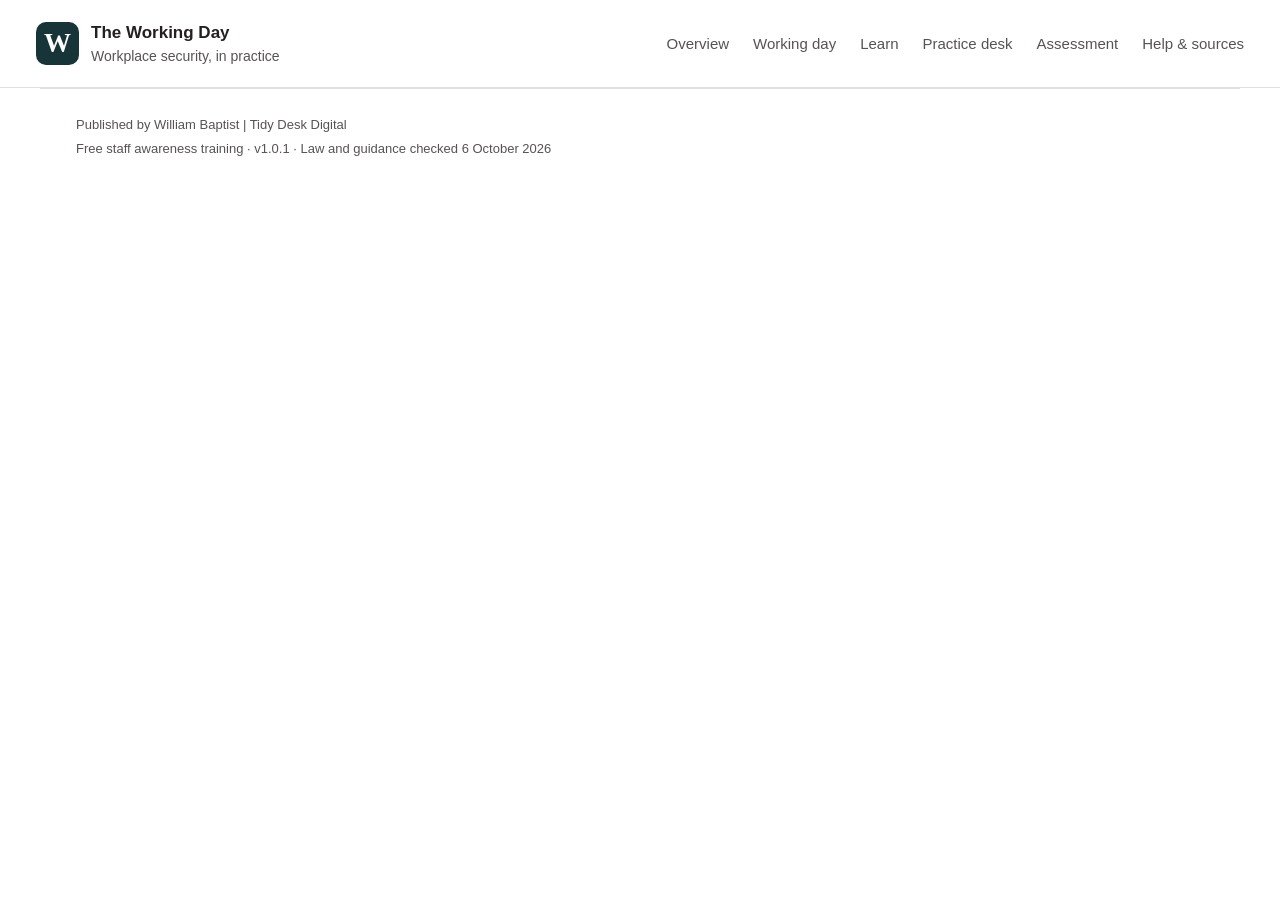
<file: 1-index.html>
<!doctype html>
<html lang="en-GB"><head><meta charset="utf-8"><meta name="viewport" content="width=device-width,initial-scale=1"><meta name="description" content="A free, offline-friendly workplace cybersecurity game for UK small businesses. Practise a remote working day, verify requests and report incidents."><meta name="color-scheme" content="light"><title>The Working Day | Workplace Security</title><link rel="stylesheet" href="style.css"></head>
<body><a class="skip" href="#main">Skip to content</a><header class="top"><a href="#home" class="brand"><span class="brandmark" aria-hidden="true">W</span><span>The Working Day<small>Workplace security, in practice</small></span></a><nav aria-label="Main navigation"><a href="#home">Overview</a><a href="#day">Working day</a><a href="#library">Learn</a><a href="#practice">Practice desk</a><a href="#assessment">Assessment</a><a href="#help">Help &amp; sources</a></nav></header><div id="app"></div><noscript><main><h1>JavaScript is needed for the interactive game.</h1><p>Open the companion learning transcript and manager guide for a plain-text alternative. No account is required.</p><a href="Learning-Transcript.html">Read the learning transcript</a></main></noscript><footer><p>Published by William Baptist | Tidy Desk Digital</p><p>Free staff awareness training · v1.0.1 · Law and guidance checked 6 October 2026</p></footer><div id="announce" class="sr-only" aria-live="polite"></div><script src="content.js"></script><script src="game-data.js"></script><script src="enhancements.js"></script><script src="app.js"></script></body></html>
</file>
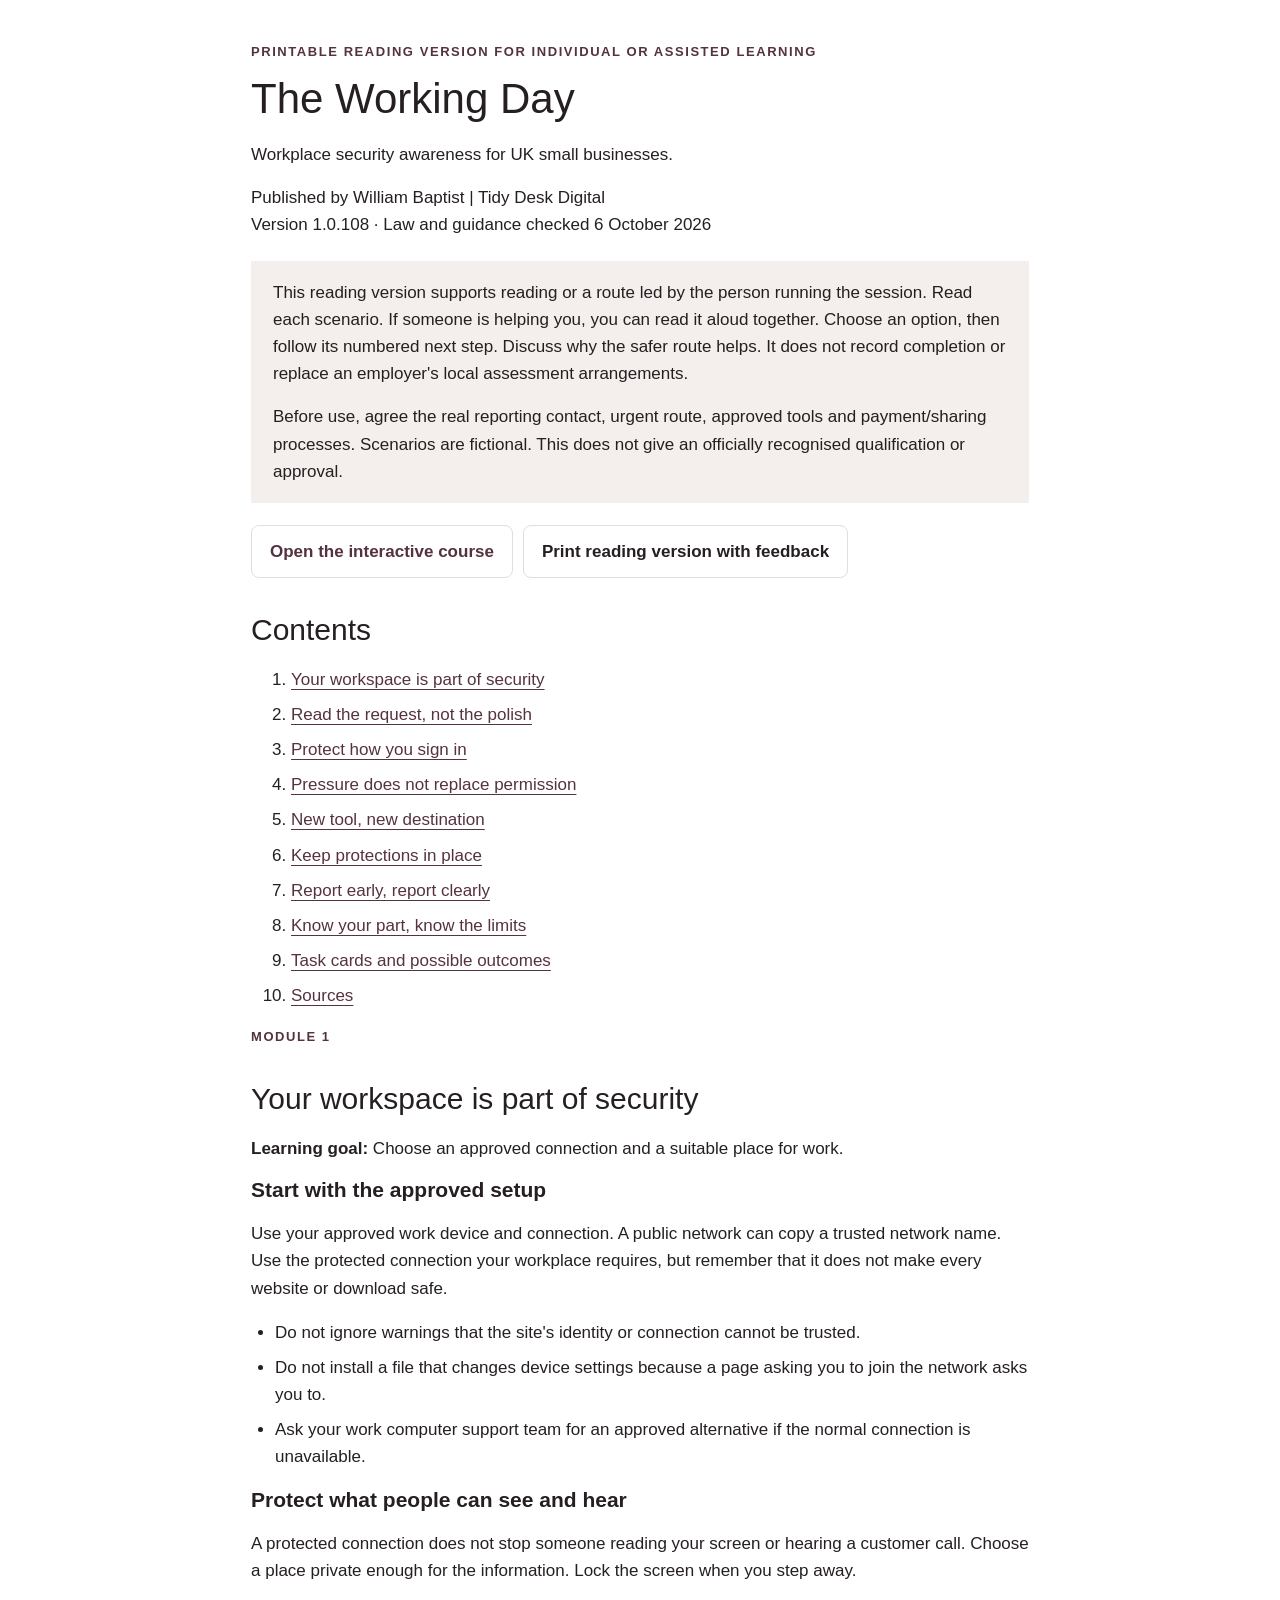
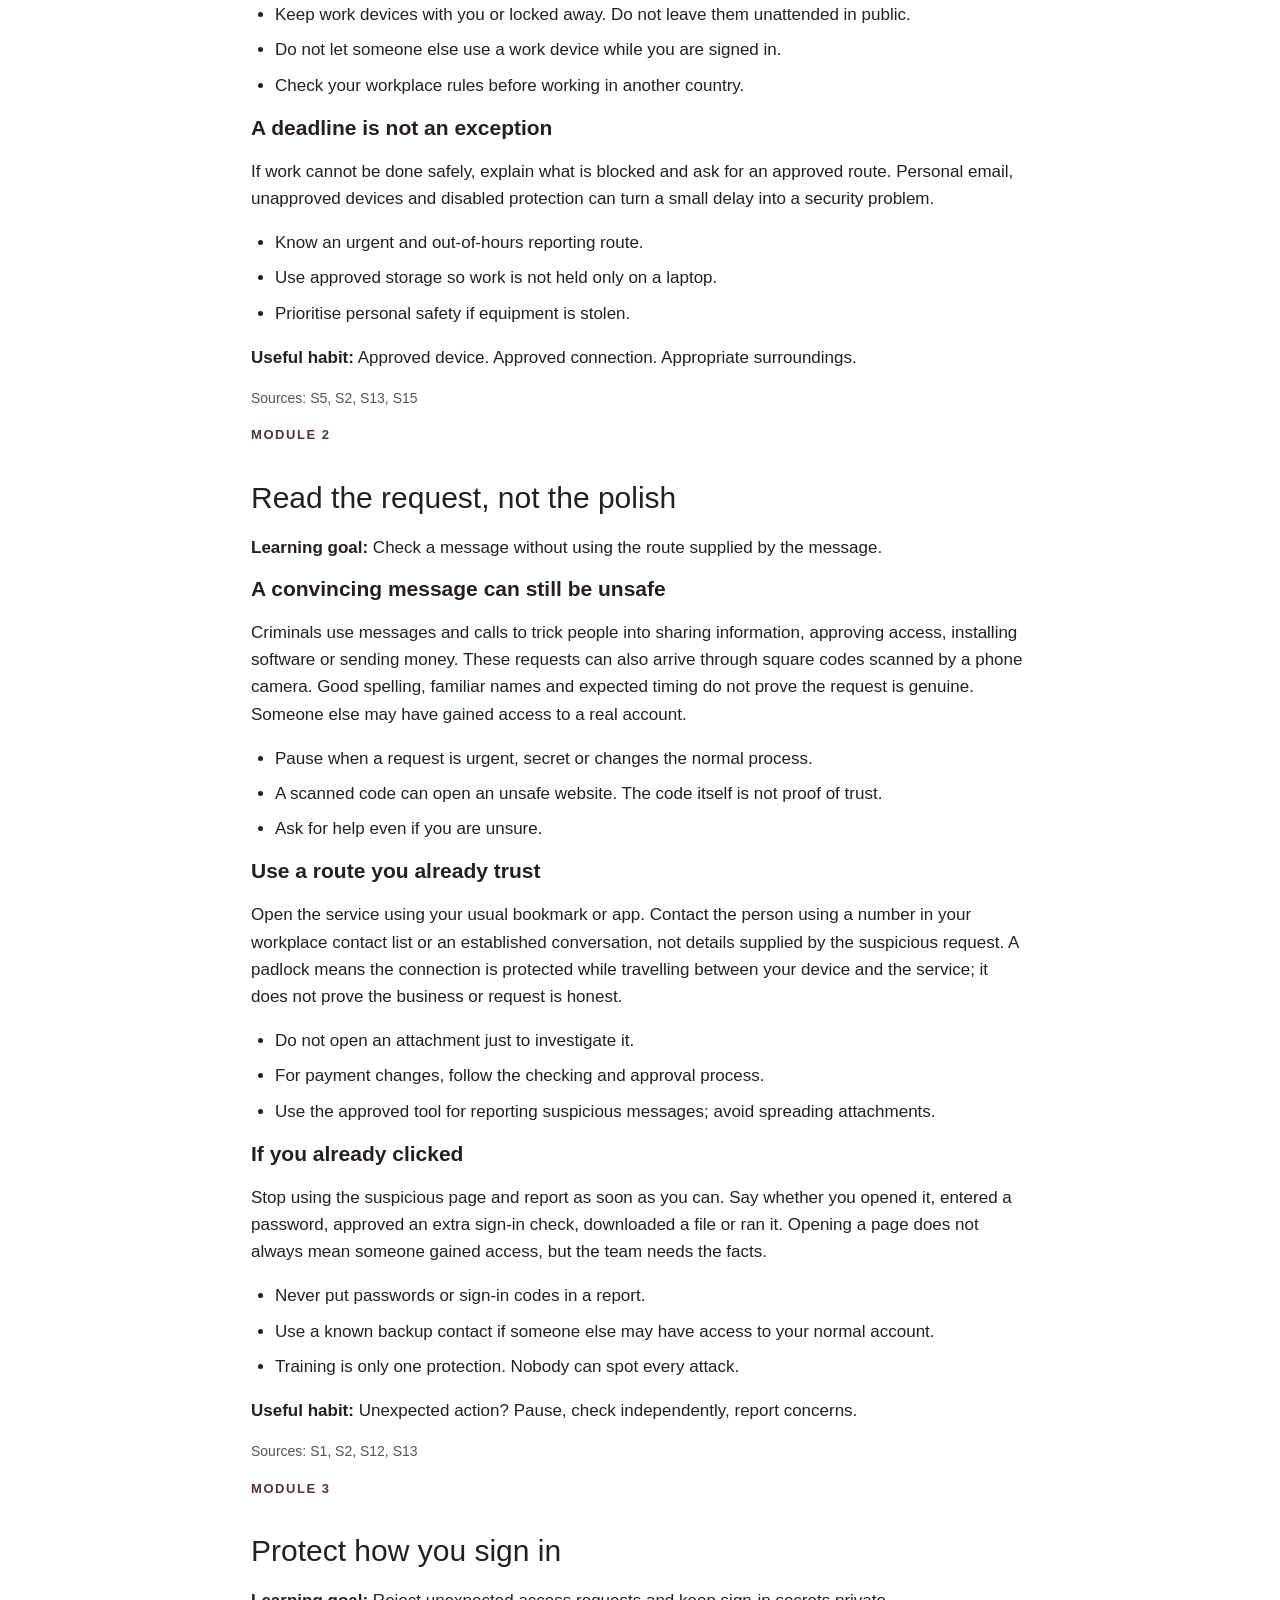
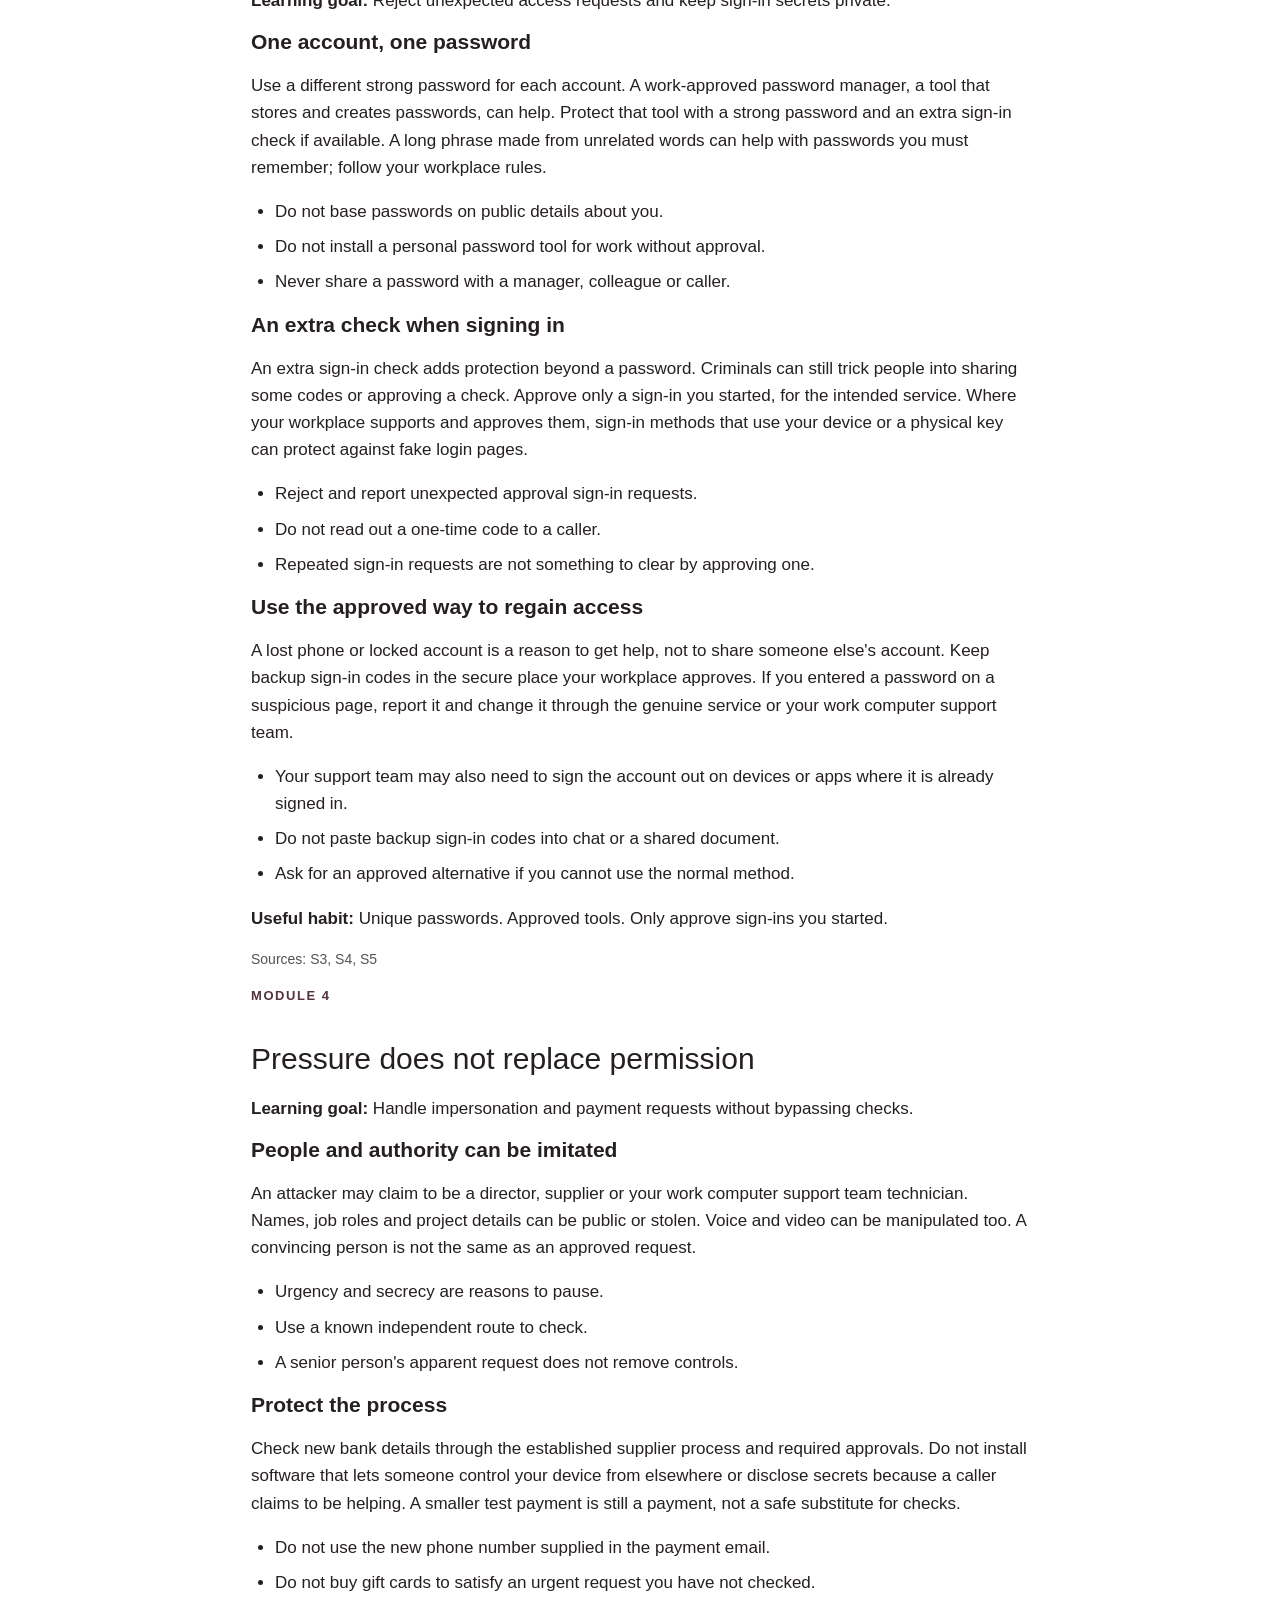
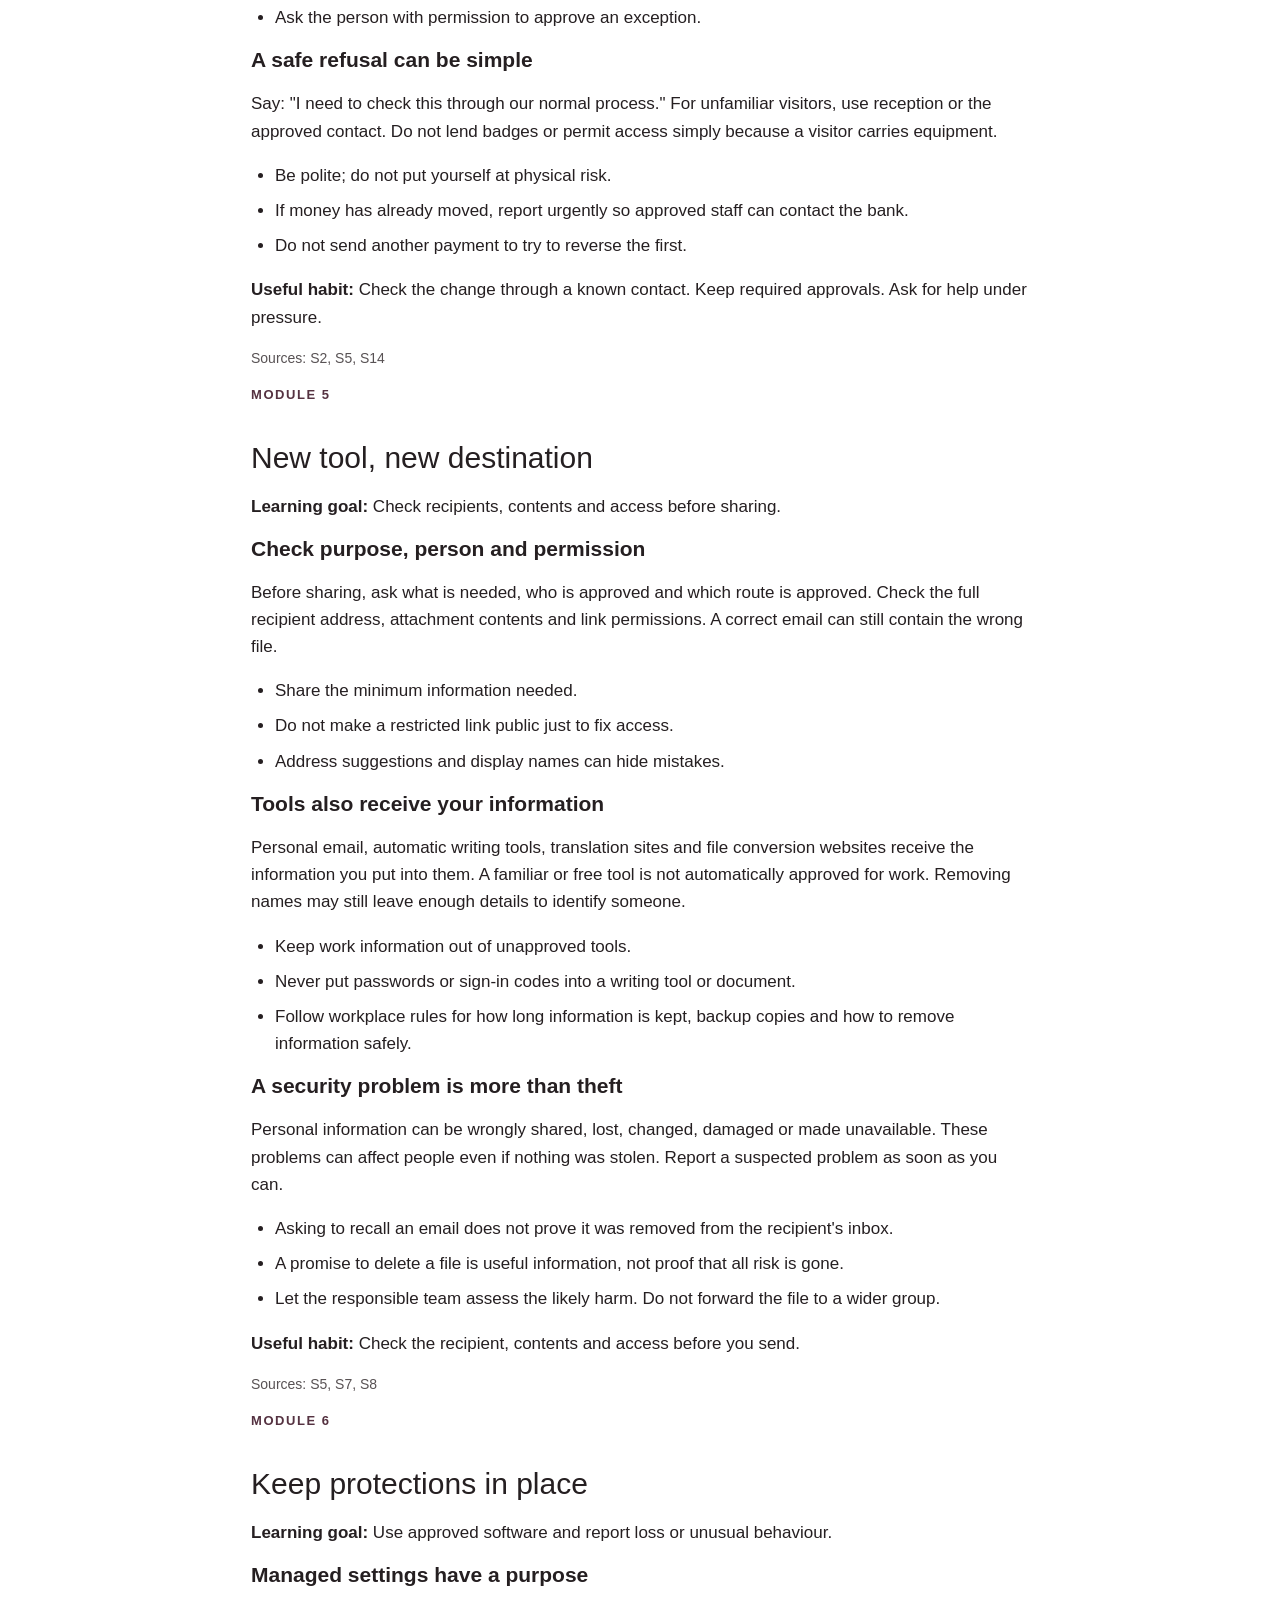
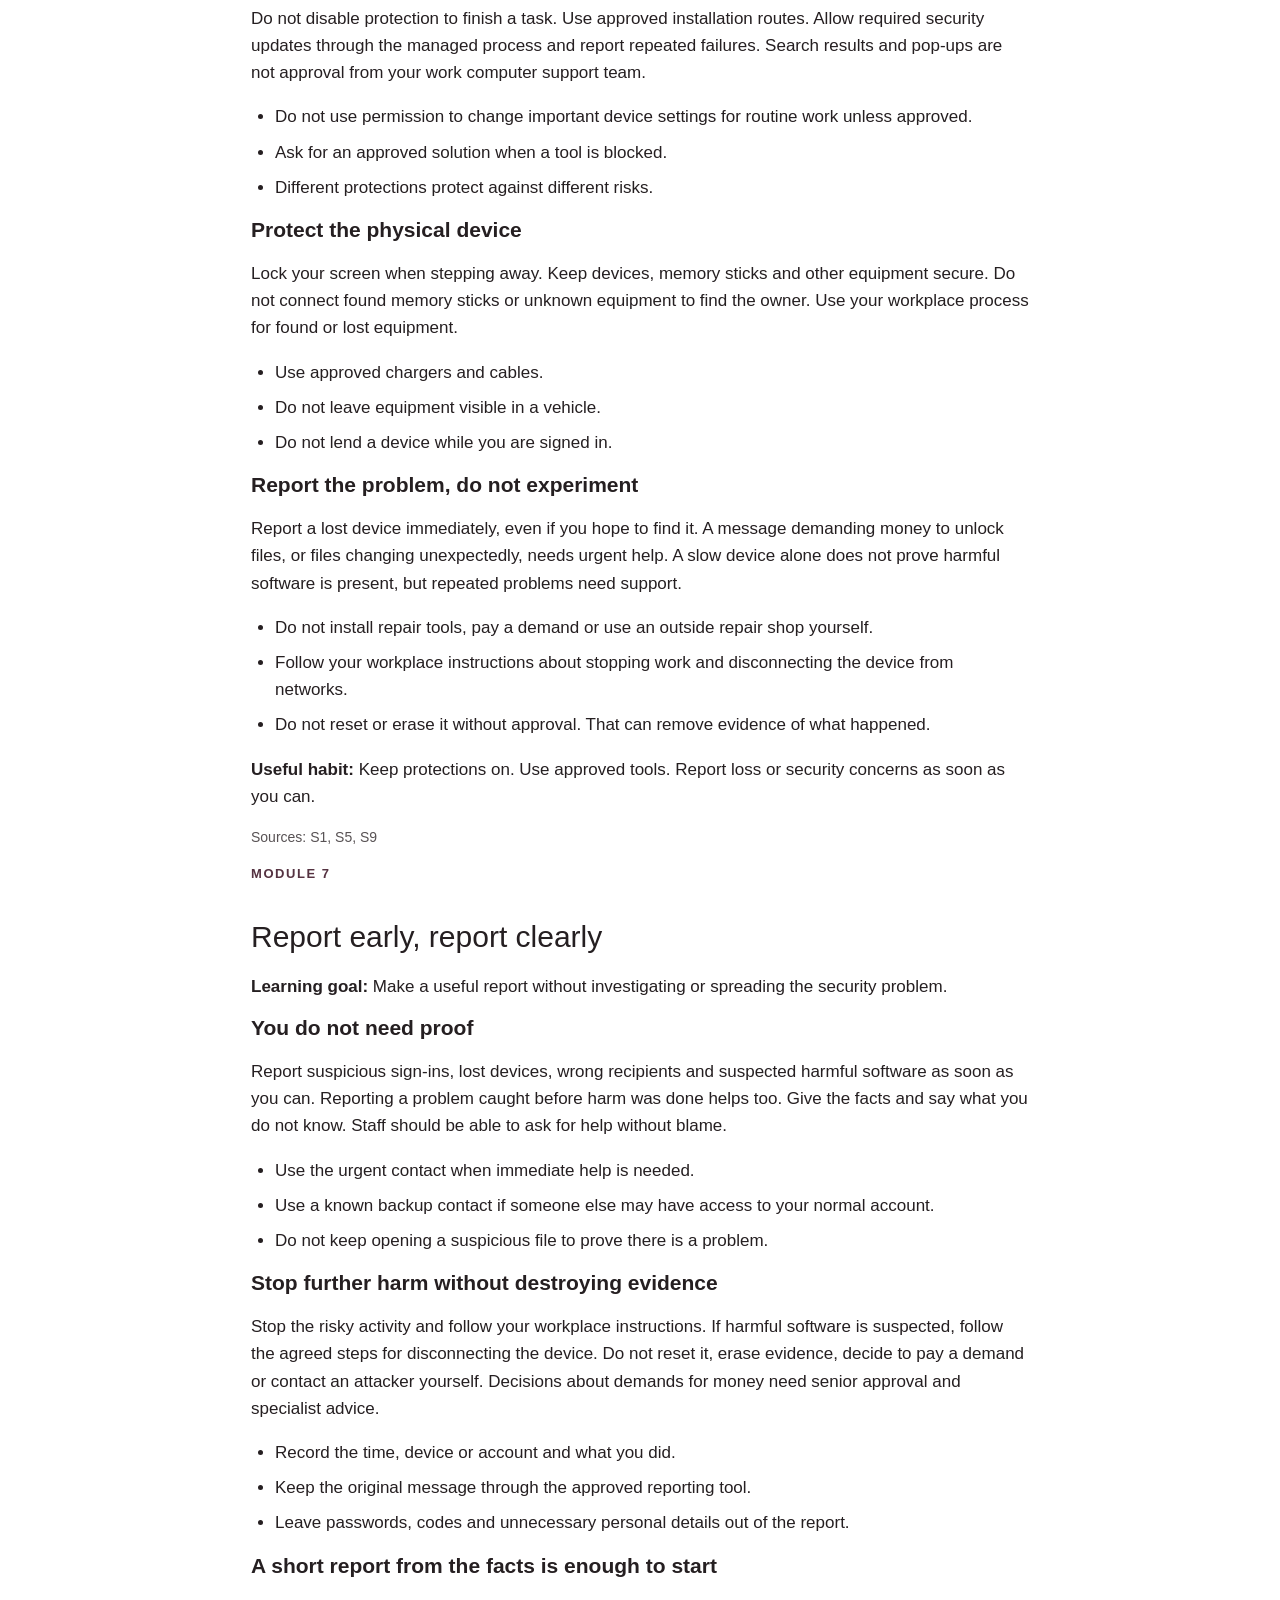
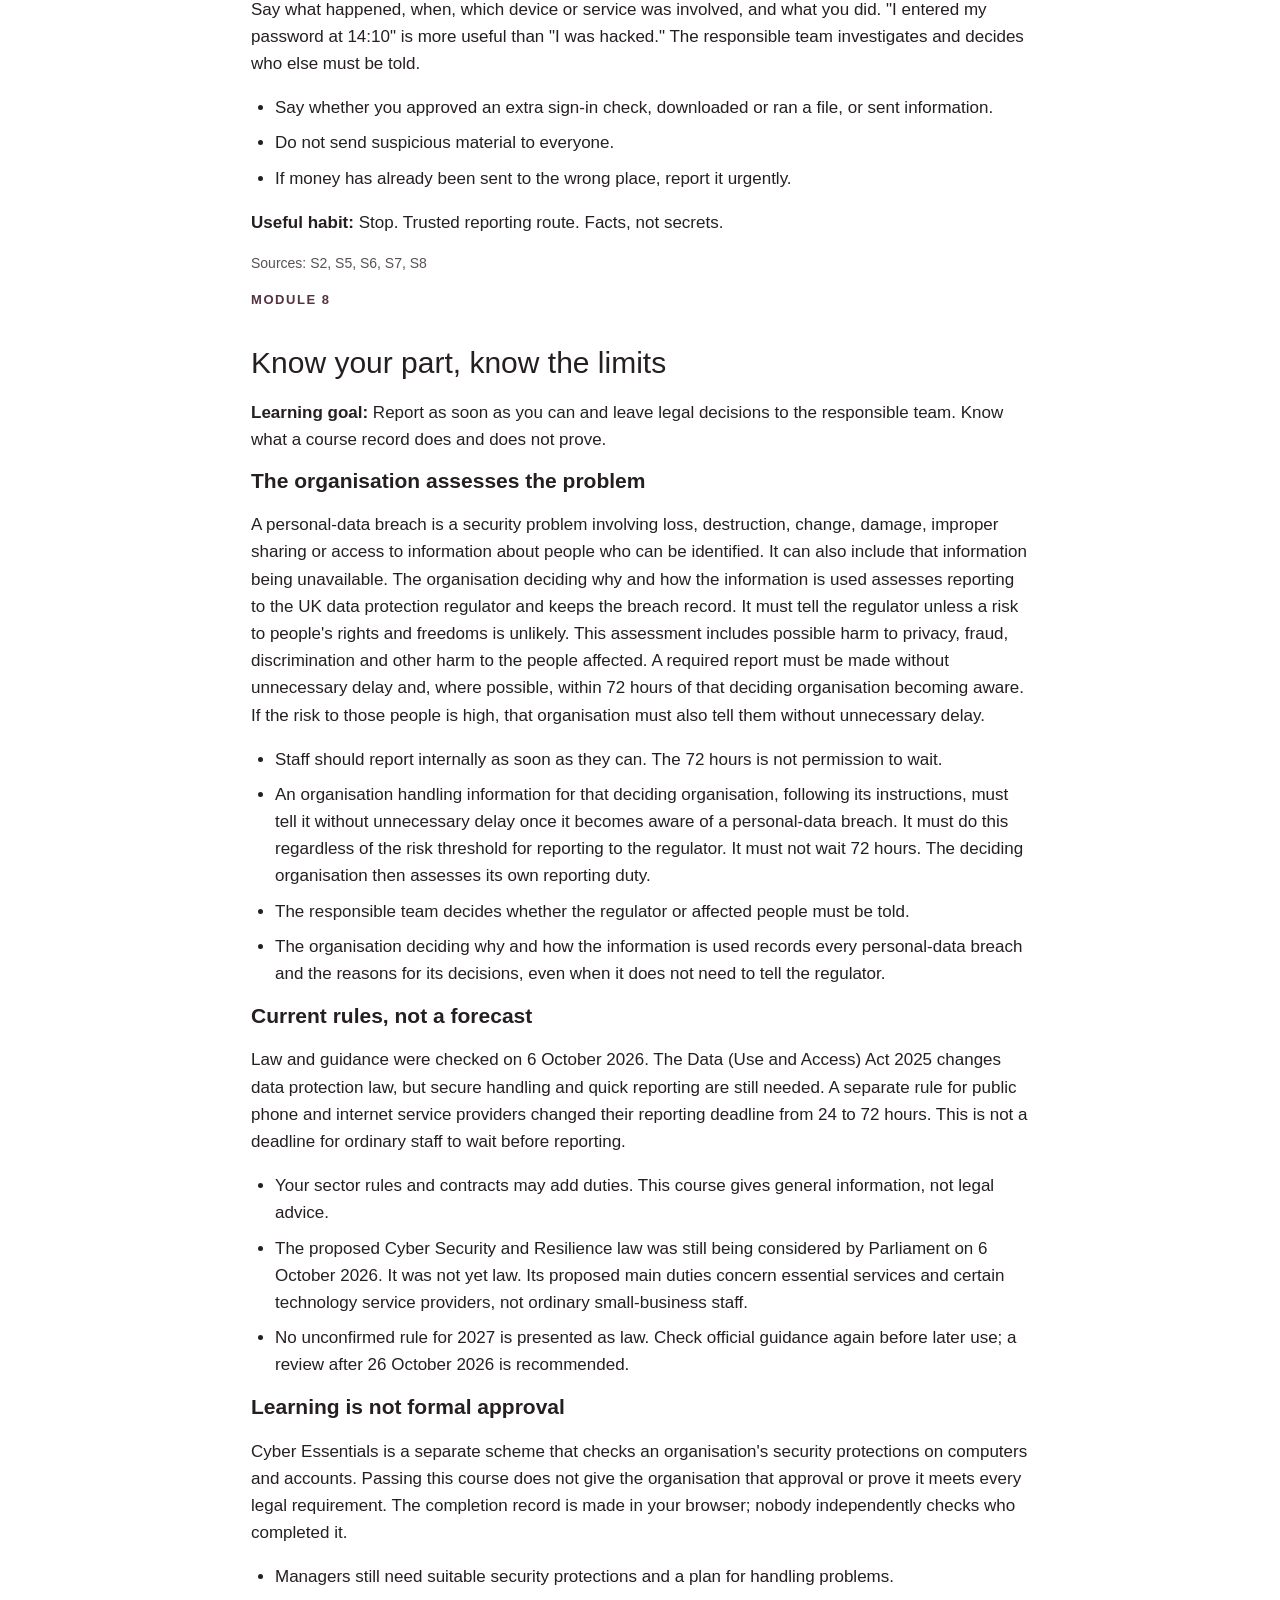
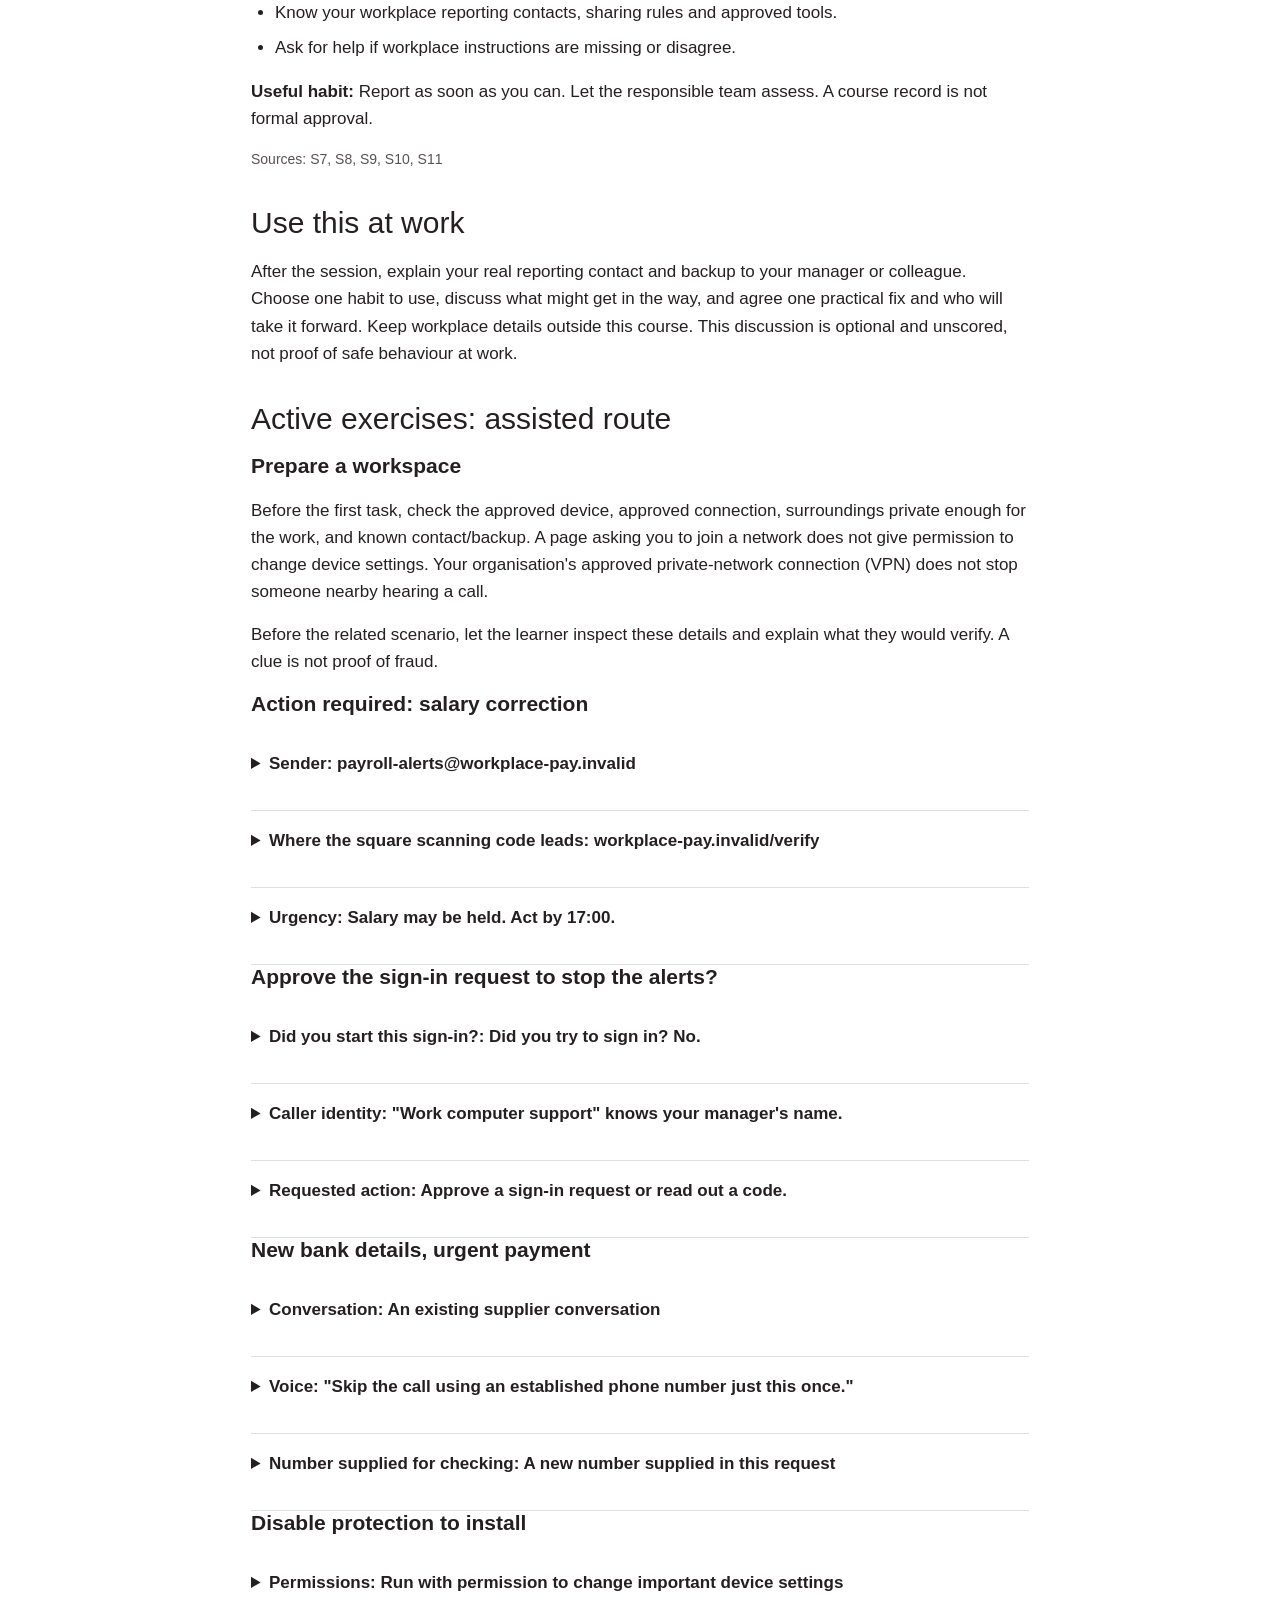
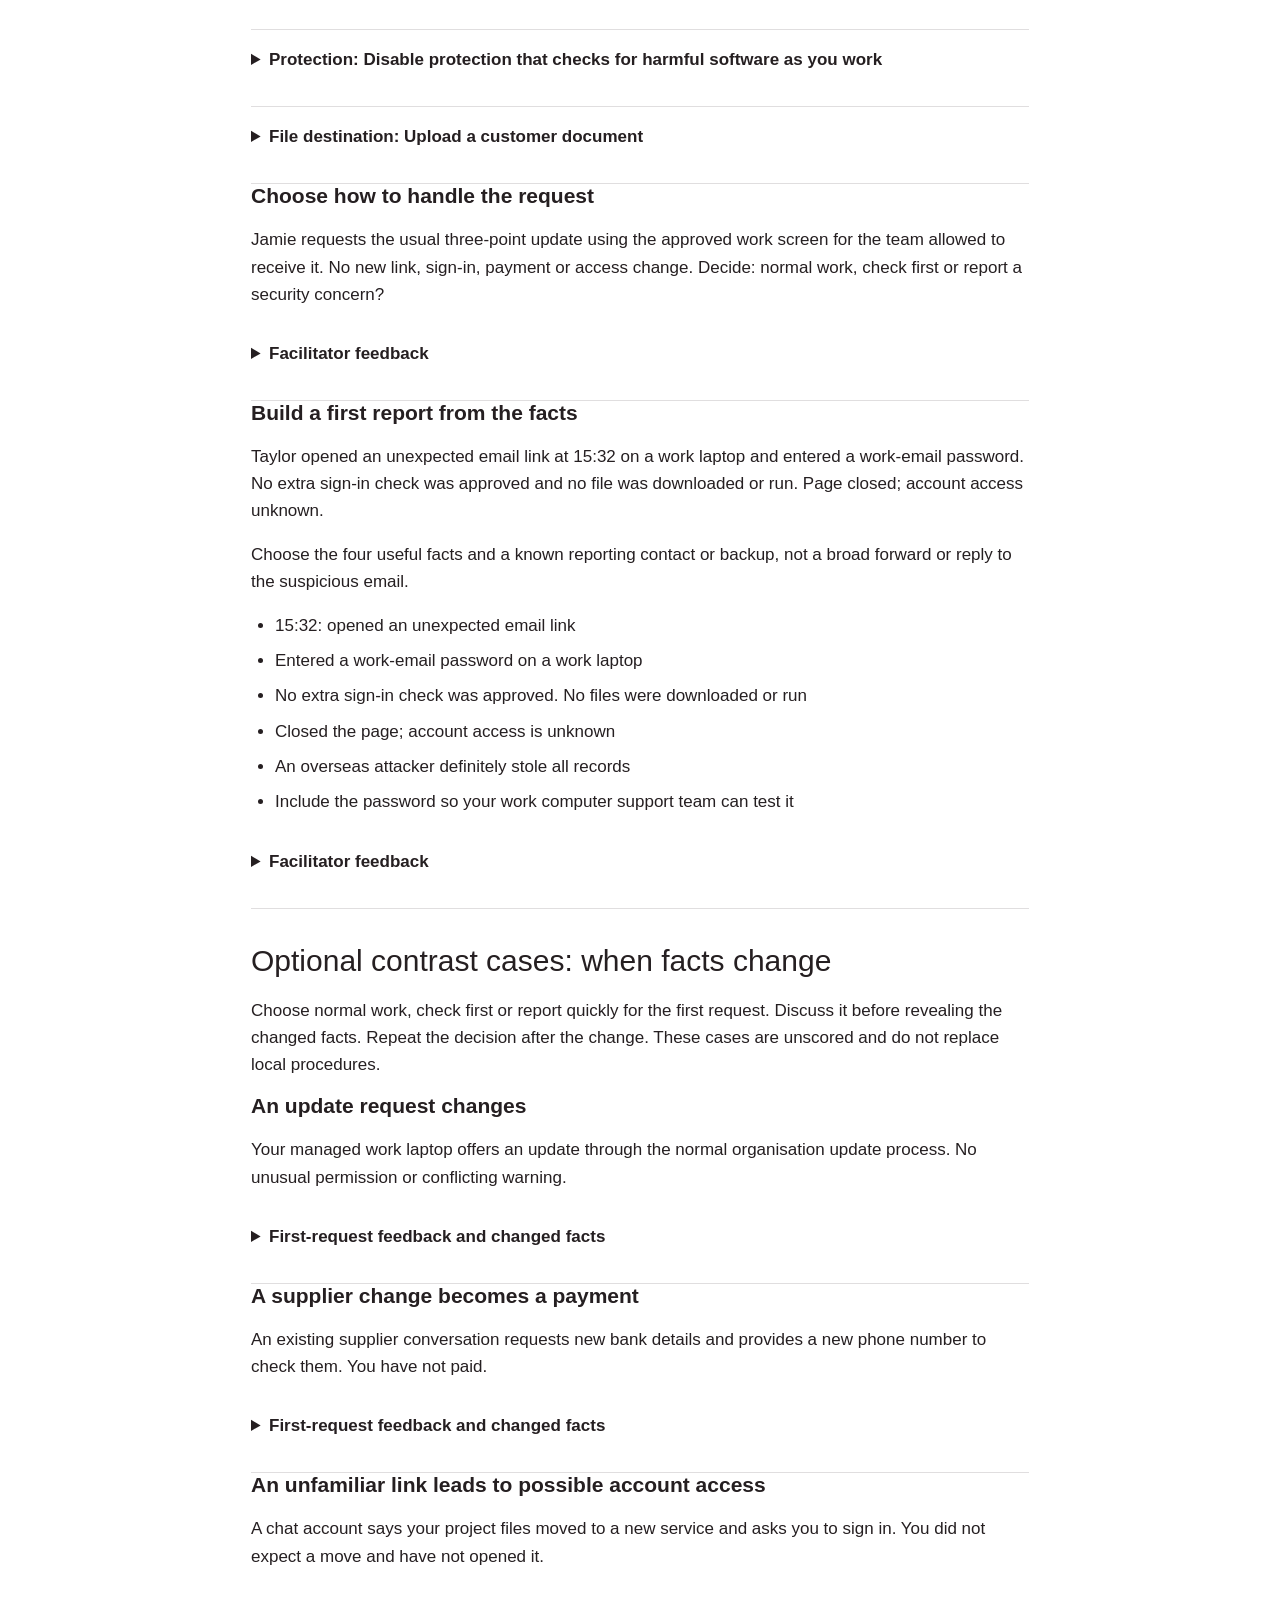
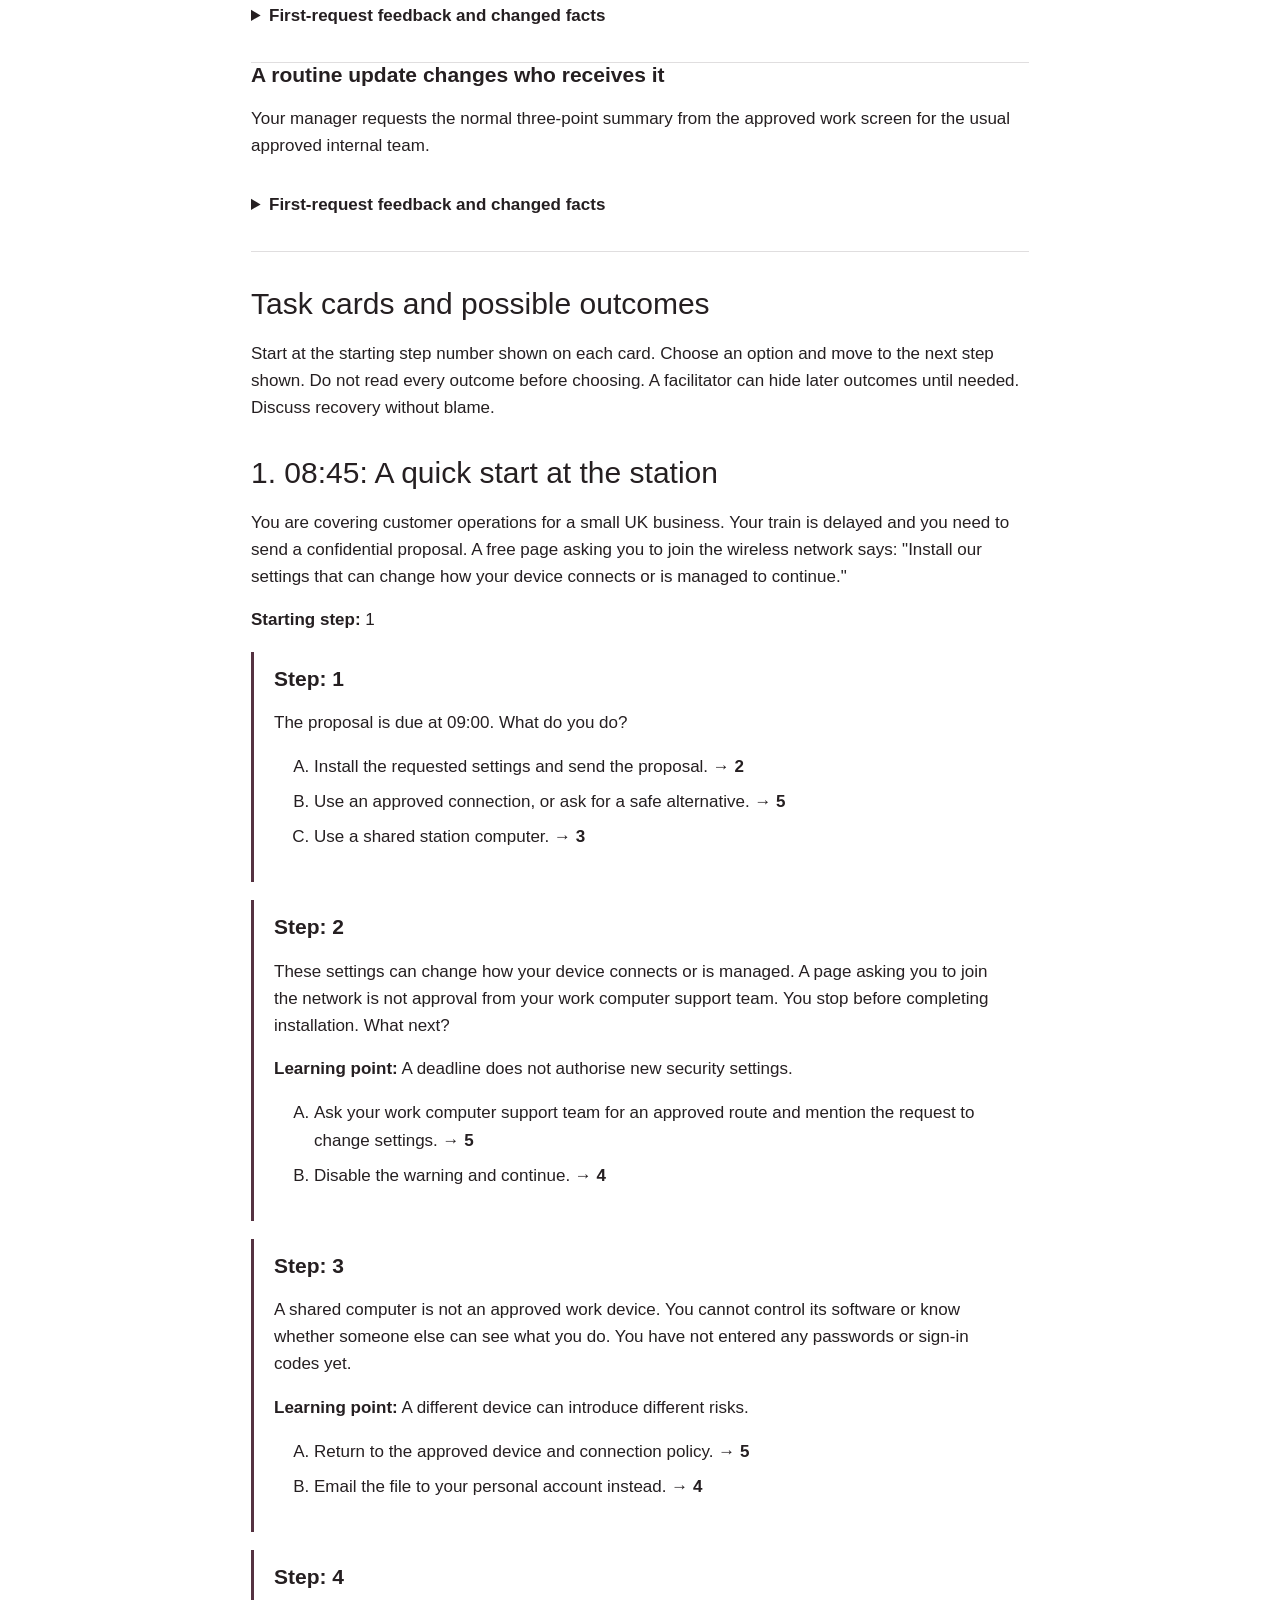
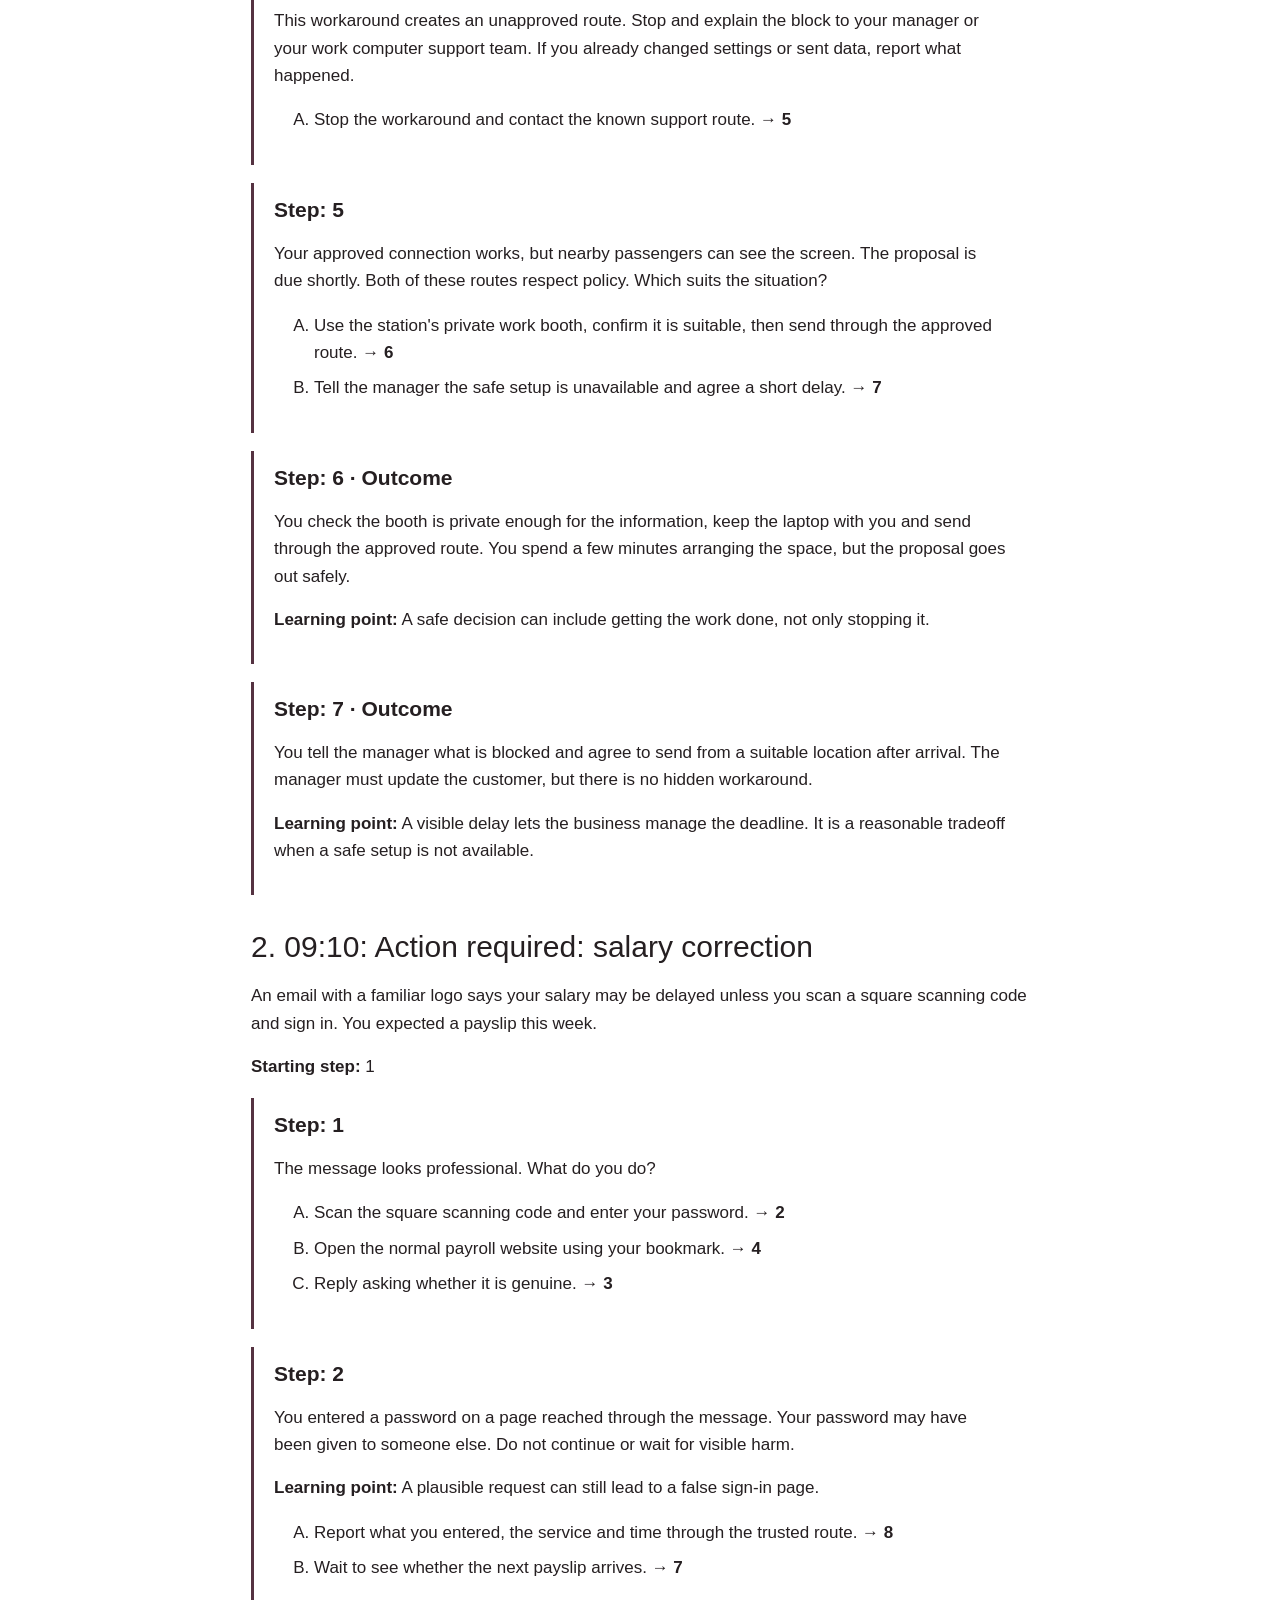
<file: Learning-Transcript.html>
<!doctype html><html lang="en-GB"><head><meta charset="utf-8"><meta name="viewport" content="width=device-width,initial-scale=1"><title>The Working Day: reading version</title><link rel="stylesheet" href="style.css"><style>main{max-width:850px;overflow-wrap:anywhere}.route-block{border-left:3px solid #236b59;padding:15px 20px;margin:18px 0}section{break-inside:avoid}h1{font-size:42px}h2{margin-top:35px}@media print{h1{font-size:30px}body{font-size:12px;line-height:1.45}h2{font-size:22px}h3{font-size:16px}section{break-inside:auto}.route-block{break-inside:avoid}main{max-width:none}}
:root{--teal:#553241;--pale:#f3e9ec}h1,h2,h3{font-family:Arial,Helvetica,sans-serif;letter-spacing:0}.route-block{border-left-color:#553241}.notice{border-radius:0}@media print{h1,h2,h3,h4,.eyebrow{break-after:avoid-page;page-break-after:avoid}.reading-task-intro{break-inside:avoid-page;page-break-inside:avoid;break-after:avoid-page;page-break-after:avoid}p,li{orphans:3;widows:3}.route-block{border-left-color:#553241}}
</style></head><body><main><p class="eyebrow">Printable reading version for individual or assisted learning</p><h1>The Working Day</h1><p>Workplace security awareness for UK small businesses.</p><p>Published by William Baptist | Tidy Desk Digital<br>Version 1.0.108 · Law and guidance checked 6 October 2026</p><div class="notice"><p>This reading version supports reading or a route led by the person running the session. Read each scenario. If someone is helping you, you can read it aloud together. Choose an option, then follow its numbered next step. Discuss why the safer route helps. It does not record completion or replace an employer's local assessment arrangements.</p><p>Before use, agree the real reporting contact, urgent route, approved tools and payment/sharing processes. Scenarios are fictional. This does not give an officially recognised qualification or approval.</p></div><div class="actions no-print"><a href="index.html" class="button">Open the interactive course</a><button onclick="window.print()">Print reading version with feedback</button></div><noscript><p class="notice no-print">Scripts are off. Open each feedback/details section you want included before using your browser print command. Closed sections may not print. The interactive course and Print button need scripts.</p></noscript><h2>Contents</h2><ol><li><a href="#remote">Your workspace is part of security</a></li><li><a href="#phishing">Read the request, not the polish</a></li><li><a href="#accounts">Protect how you sign in</a></li><li><a href="#social">Pressure does not replace permission</a></li><li><a href="#data">New tool, new destination</a></li><li><a href="#devices">Keep protections in place</a></li><li><a href="#incidents">Report early, report clearly</a></li><li><a href="#law">Know your part, know the limits</a></li><li><a href="#scenarios">Task cards and possible outcomes</a></li><li><a href="#sources">Sources</a></li></ol><article id="remote"><p class="eyebrow">Module 1</p><h2>Your workspace is part of security</h2><p><strong>Learning goal:</strong> Choose an approved connection and a suitable place for work.</p><section><h3>Start with the approved setup</h3><p>Use your approved work device and connection. A public network can copy a trusted network name. Use the protected connection your workplace requires, but remember that it does not make every website or download safe.</p><ul><li>Do not ignore warnings that the site&#39;s identity or connection cannot be trusted.</li><li>Do not install a file that changes device settings because a page asking you to join the network asks you to.</li><li>Ask your work computer support team for an approved alternative if the normal connection is unavailable.</li></ul></section><section><h3>Protect what people can see and hear</h3><p>A protected connection does not stop someone reading your screen or hearing a customer call. Choose a place private enough for the information. Lock the screen when you step away.</p><ul><li>Keep work devices with you or locked away. Do not leave them unattended in public.</li><li>Do not let someone else use a work device while you are signed in.</li><li>Check your workplace rules before working in another country.</li></ul></section><section><h3>A deadline is not an exception</h3><p>If work cannot be done safely, explain what is blocked and ask for an approved route. Personal email, unapproved devices and disabled protection can turn a small delay into a security problem.</p><ul><li>Know an urgent and out-of-hours reporting route.</li><li>Use approved storage so work is not held only on a laptop.</li><li>Prioritise personal safety if equipment is stolen.</li></ul></section><p><strong>Useful habit:</strong> Approved device. Approved connection. Appropriate surroundings.</p><p class="hint">Sources: S5, S2, S13, S15</p></article><article id="phishing"><p class="eyebrow">Module 2</p><h2>Read the request, not the polish</h2><p><strong>Learning goal:</strong> Check a message without using the route supplied by the message.</p><section><h3>A convincing message can still be unsafe</h3><p>Criminals use messages and calls to trick people into sharing information, approving access, installing software or sending money. These requests can also arrive through square codes scanned by a phone camera. Good spelling, familiar names and expected timing do not prove the request is genuine. Someone else may have gained access to a real account.</p><ul><li>Pause when a request is urgent, secret or changes the normal process.</li><li>A scanned code can open an unsafe website. The code itself is not proof of trust.</li><li>Ask for help even if you are unsure.</li></ul></section><section><h3>Use a route you already trust</h3><p>Open the service using your usual bookmark or app. Contact the person using a number in your workplace contact list or an established conversation, not details supplied by the suspicious request. A padlock means the connection is protected while travelling between your device and the service; it does not prove the business or request is honest.</p><ul><li>Do not open an attachment just to investigate it.</li><li>For payment changes, follow the checking and approval process.</li><li>Use the approved tool for reporting suspicious messages; avoid spreading attachments.</li></ul></section><section><h3>If you already clicked</h3><p>Stop using the suspicious page and report as soon as you can. Say whether you opened it, entered a password, approved an extra sign-in check, downloaded a file or ran it. Opening a page does not always mean someone gained access, but the team needs the facts.</p><ul><li>Never put passwords or sign-in codes in a report.</li><li>Use a known backup contact if someone else may have access to your normal account.</li><li>Training is only one protection. Nobody can spot every attack.</li></ul></section><p><strong>Useful habit:</strong> Unexpected action? Pause, check independently, report concerns.</p><p class="hint">Sources: S1, S2, S12, S13</p></article><article id="accounts"><p class="eyebrow">Module 3</p><h2>Protect how you sign in</h2><p><strong>Learning goal:</strong> Reject unexpected access requests and keep sign-in secrets private.</p><section><h3>One account, one password</h3><p>Use a different strong password for each account. A work-approved password manager, a tool that stores and creates passwords, can help. Protect that tool with a strong password and an extra sign-in check if available. A long phrase made from unrelated words can help with passwords you must remember; follow your workplace rules.</p><ul><li>Do not base passwords on public details about you.</li><li>Do not install a personal password tool for work without approval.</li><li>Never share a password with a manager, colleague or caller.</li></ul></section><section><h3>An extra check when signing in</h3><p>An extra sign-in check adds protection beyond a password. Criminals can still trick people into sharing some codes or approving a check. Approve only a sign-in you started, for the intended service. Where your workplace supports and approves them, sign-in methods that use your device or a physical key can protect against fake login pages.</p><ul><li>Reject and report unexpected approval sign-in requests.</li><li>Do not read out a one-time code to a caller.</li><li>Repeated sign-in requests are not something to clear by approving one.</li></ul></section><section><h3>Use the approved way to regain access</h3><p>A lost phone or locked account is a reason to get help, not to share someone else&#39;s account. Keep backup sign-in codes in the secure place your workplace approves. If you entered a password on a suspicious page, report it and change it through the genuine service or your work computer support team.</p><ul><li>Your support team may also need to sign the account out on devices or apps where it is already signed in.</li><li>Do not paste backup sign-in codes into chat or a shared document.</li><li>Ask for an approved alternative if you cannot use the normal method.</li></ul></section><p><strong>Useful habit:</strong> Unique passwords. Approved tools. Only approve sign-ins you started.</p><p class="hint">Sources: S3, S4, S5</p></article><article id="social"><p class="eyebrow">Module 4</p><h2>Pressure does not replace permission</h2><p><strong>Learning goal:</strong> Handle impersonation and payment requests without bypassing checks.</p><section><h3>People and authority can be imitated</h3><p>An attacker may claim to be a director, supplier or your work computer support team technician. Names, job roles and project details can be public or stolen. Voice and video can be manipulated too. A convincing person is not the same as an approved request.</p><ul><li>Urgency and secrecy are reasons to pause.</li><li>Use a known independent route to check.</li><li>A senior person&#39;s apparent request does not remove controls.</li></ul></section><section><h3>Protect the process</h3><p>Check new bank details through the established supplier process and required approvals. Do not install software that lets someone control your device from elsewhere or disclose secrets because a caller claims to be helping. A smaller test payment is still a payment, not a safe substitute for checks.</p><ul><li>Do not use the new phone number supplied in the payment email.</li><li>Do not buy gift cards to satisfy an urgent request you have not checked.</li><li>Ask the person with permission to approve an exception.</li></ul></section><section><h3>A safe refusal can be simple</h3><p>Say: &quot;I need to check this through our normal process.&quot; For unfamiliar visitors, use reception or the approved contact. Do not lend badges or permit access simply because a visitor carries equipment.</p><ul><li>Be polite; do not put yourself at physical risk.</li><li>If money has already moved, report urgently so approved staff can contact the bank.</li><li>Do not send another payment to try to reverse the first.</li></ul></section><p><strong>Useful habit:</strong> Check the change through a known contact. Keep required approvals. Ask for help under pressure.</p><p class="hint">Sources: S2, S5, S14</p></article><article id="data"><p class="eyebrow">Module 5</p><h2>New tool, new destination</h2><p><strong>Learning goal:</strong> Check recipients, contents and access before sharing.</p><section><h3>Check purpose, person and permission</h3><p>Before sharing, ask what is needed, who is approved and which route is approved. Check the full recipient address, attachment contents and link permissions. A correct email can still contain the wrong file.</p><ul><li>Share the minimum information needed.</li><li>Do not make a restricted link public just to fix access.</li><li>Address suggestions and display names can hide mistakes.</li></ul></section><section><h3>Tools also receive your information</h3><p>Personal email, automatic writing tools, translation sites and file conversion websites receive the information you put into them. A familiar or free tool is not automatically approved for work. Removing names may still leave enough details to identify someone.</p><ul><li>Keep work information out of unapproved tools.</li><li>Never put passwords or sign-in codes into a writing tool or document.</li><li>Follow workplace rules for how long information is kept, backup copies and how to remove information safely.</li></ul></section><section><h3>A security problem is more than theft</h3><p>Personal information can be wrongly shared, lost, changed, damaged or made unavailable. These problems can affect people even if nothing was stolen. Report a suspected problem as soon as you can.</p><ul><li>Asking to recall an email does not prove it was removed from the recipient&#39;s inbox.</li><li>A promise to delete a file is useful information, not proof that all risk is gone.</li><li>Let the responsible team assess the likely harm. Do not forward the file to a wider group.</li></ul></section><p><strong>Useful habit:</strong> Check the recipient, contents and access before you send.</p><p class="hint">Sources: S5, S7, S8</p></article><article id="devices"><p class="eyebrow">Module 6</p><h2>Keep protections in place</h2><p><strong>Learning goal:</strong> Use approved software and report loss or unusual behaviour.</p><section><h3>Managed settings have a purpose</h3><p>Do not disable protection to finish a task. Use approved installation routes. Allow required security updates through the managed process and report repeated failures. Search results and pop-ups are not approval from your work computer support team.</p><ul><li>Do not use permission to change important device settings for routine work unless approved.</li><li>Ask for an approved solution when a tool is blocked.</li><li>Different protections protect against different risks.</li></ul></section><section><h3>Protect the physical device</h3><p>Lock your screen when stepping away. Keep devices, memory sticks and other equipment secure. Do not connect found memory sticks or unknown equipment to find the owner. Use your workplace process for found or lost equipment.</p><ul><li>Use approved chargers and cables.</li><li>Do not leave equipment visible in a vehicle.</li><li>Do not lend a device while you are signed in.</li></ul></section><section><h3>Report the problem, do not experiment</h3><p>Report a lost device immediately, even if you hope to find it. A message demanding money to unlock files, or files changing unexpectedly, needs urgent help. A slow device alone does not prove harmful software is present, but repeated problems need support.</p><ul><li>Do not install repair tools, pay a demand or use an outside repair shop yourself.</li><li>Follow your workplace instructions about stopping work and disconnecting the device from networks.</li><li>Do not reset or erase it without approval. That can remove evidence of what happened.</li></ul></section><p><strong>Useful habit:</strong> Keep protections on. Use approved tools. Report loss or security concerns as soon as you can.</p><p class="hint">Sources: S1, S5, S9</p></article><article id="incidents"><p class="eyebrow">Module 7</p><h2>Report early, report clearly</h2><p><strong>Learning goal:</strong> Make a useful report without investigating or spreading the security problem.</p><section><h3>You do not need proof</h3><p>Report suspicious sign-ins, lost devices, wrong recipients and suspected harmful software as soon as you can. Reporting a problem caught before harm was done helps too. Give the facts and say what you do not know. Staff should be able to ask for help without blame.</p><ul><li>Use the urgent contact when immediate help is needed.</li><li>Use a known backup contact if someone else may have access to your normal account.</li><li>Do not keep opening a suspicious file to prove there is a problem.</li></ul></section><section><h3>Stop further harm without destroying evidence</h3><p>Stop the risky activity and follow your workplace instructions. If harmful software is suspected, follow the agreed steps for disconnecting the device. Do not reset it, erase evidence, decide to pay a demand or contact an attacker yourself. Decisions about demands for money need senior approval and specialist advice.</p><ul><li>Record the time, device or account and what you did.</li><li>Keep the original message through the approved reporting tool.</li><li>Leave passwords, codes and unnecessary personal details out of the report.</li></ul></section><section><h3>A short report from the facts is enough to start</h3><p>Say what happened, when, which device or service was involved, and what you did. &quot;I entered my password at 14:10&quot; is more useful than &quot;I was hacked.&quot; The responsible team investigates and decides who else must be told.</p><ul><li>Say whether you approved an extra sign-in check, downloaded or ran a file, or sent information.</li><li>Do not send suspicious material to everyone.</li><li>If money has already been sent to the wrong place, report it urgently.</li></ul></section><p><strong>Useful habit:</strong> Stop. Trusted reporting route. Facts, not secrets.</p><p class="hint">Sources: S2, S5, S6, S7, S8</p></article><article id="law"><p class="eyebrow">Module 8</p><h2>Know your part, know the limits</h2><p><strong>Learning goal:</strong> Report as soon as you can and leave legal decisions to the responsible team. Know what a course record does and does not prove.</p><section><h3>The organisation assesses the problem</h3><p>A personal-data breach is a security problem involving loss, destruction, change, damage, improper sharing or access to information about people who can be identified. It can also include that information being unavailable. The organisation deciding why and how the information is used assesses reporting to the UK data protection regulator and keeps the breach record. It must tell the regulator unless a risk to people&#39;s rights and freedoms is unlikely. This assessment includes possible harm to privacy, fraud, discrimination and other harm to the people affected. A required report must be made without unnecessary delay and, where possible, within 72 hours of that deciding organisation becoming aware. If the risk to those people is high, that organisation must also tell them without unnecessary delay.</p><ul><li>Staff should report internally as soon as they can. The 72 hours is not permission to wait.</li><li>An organisation handling information for that deciding organisation, following its instructions, must tell it without unnecessary delay once it becomes aware of a personal-data breach. It must do this regardless of the risk threshold for reporting to the regulator. It must not wait 72 hours. The deciding organisation then assesses its own reporting duty.</li><li>The responsible team decides whether the regulator or affected people must be told.</li><li>The organisation deciding why and how the information is used records every personal-data breach and the reasons for its decisions, even when it does not need to tell the regulator.</li></ul></section><section><h3>Current rules, not a forecast</h3><p>Law and guidance were checked on 6 October 2026. The Data (Use and Access) Act 2025 changes data protection law, but secure handling and quick reporting are still needed. A separate rule for public phone and internet service providers changed their reporting deadline from 24 to 72 hours. This is not a deadline for ordinary staff to wait before reporting.</p><ul><li>Your sector rules and contracts may add duties. This course gives general information, not legal advice.</li><li>The proposed Cyber Security and Resilience law was still being considered by Parliament on 6 October 2026. It was not yet law. Its proposed main duties concern essential services and certain technology service providers, not ordinary small-business staff.</li><li>No unconfirmed rule for 2027 is presented as law. Check official guidance again before later use; a review after 26 October 2026 is recommended.</li></ul></section><section><h3>Learning is not formal approval</h3><p>Cyber Essentials is a separate scheme that checks an organisation&#39;s security protections on computers and accounts. Passing this course does not give the organisation that approval or prove it meets every legal requirement. The completion record is made in your browser; nobody independently checks who completed it.</p><ul><li>Managers still need suitable security protections and a plan for handling problems.</li><li>Know your workplace reporting contacts, sharing rules and approved tools.</li><li>Ask for help if workplace instructions are missing or disagree.</li></ul></section><p><strong>Useful habit:</strong> Report as soon as you can. Let the responsible team assess. A course record is not formal approval.</p><p class="hint">Sources: S7, S8, S9, S10, S11</p></article><h2>Use this at work</h2><p>After the session, explain your real reporting contact and backup to your manager or colleague. Choose one habit to use, discuss what might get in the way, and agree one practical fix and who will take it forward. Keep workplace details outside this course. This discussion is optional and unscored, not proof of safe behaviour at work.</p><h2>Active exercises: assisted route</h2><section><h3>Prepare a workspace</h3><p>Before the first task, check the approved device, approved connection, surroundings private enough for the work, and known contact/backup. A page asking you to join a network does not give permission to change device settings. Your organisation's approved private-network connection (VPN) does not stop someone nearby hearing a call.</p></section><p>Before the related scenario, let the learner inspect these details and explain what they would verify. A clue is not proof of fraud.</p><section><h3>Action required: salary correction</h3><details><summary>Sender: payroll-alerts@workplace-pay.invalid</summary><p>The display name says Payroll Team. This address alone cannot prove who sent it. Compare with a known route, not the logo.</p></details><details><summary>Where the square scanning code leads: workplace-pay.invalid/verify</summary><p>This is not your known payroll bookmark. A square scanning code hides the destination until inspected; open the genuine website yourself.</p></details><details><summary>Urgency: Salary may be held. Act by 17:00.</summary><p>Urgency can be legitimate, but is not permission to skip an independent check.</p></details></section><section><h3>Approve the sign-in request to stop the alerts?</h3><details><summary>Did you start this sign-in?: Did you try to sign in? No.</summary><p>Reject a sign-in request you did not start. If you already approved one, report it as soon as you can.</p></details><details><summary>Caller identity: &quot;Work computer support&quot; knows your manager&#39;s name.</summary><p>A name is not proof of identity. Use the known work computer support number, not one supplied by the caller.</p></details><details><summary>Requested action: Approve a sign-in request or read out a code.</summary><p>Both can enable sign-in. Do not share codes or approve unexpected requests.</p></details></section><section><h3>New bank details, urgent payment</h3><details><summary>Conversation: An existing supplier conversation</summary><p>An existing account may be accessed or controlled without permission. A familiar conversation does not check new bank details.</p></details><details><summary>Voice: &quot;Skip the call using an established phone number just this once.&quot;</summary><p>A convincing voice can be imitated. Follow the established checking and approval process.</p></details><details><summary>Number supplied for checking: A new number supplied in this request</summary><p>Calling the sender&#39;s own number is not checking through a separate, trusted contact. Use your established contact.</p></details></section><section><h3>Disable protection to install</h3><details><summary>Permissions: Run with permission to change important device settings</summary><p>This gives software wider control. Ask for an approved tool, not a security workaround.</p></details><details><summary>Protection: Disable protection that checks for harmful software as you work</summary><p>Stop. A converter request is not permission to disable protection.</p></details><details><summary>File destination: Upload a customer document</summary><p>A new service is a new place receiving work information. Check approval before sending work information.</p></details></section><section><h3>Choose how to handle the request</h3><p>Jamie requests the usual three-point update using the approved work screen for the team allowed to receive it. No new link, sign-in, payment or access change. Decide: normal work, check first or report a security concern?</p><details><summary>Facilitator feedback</summary><p>Normal work fits these facts. Watch for later changes, such as a new automatic writing tool.</p></details></section><section><h3>Build a first report from the facts</h3><p>Taylor opened an unexpected email link at 15:32 on a work laptop and entered a work-email password. No extra sign-in check was approved and no file was downloaded or run. Page closed; account access unknown.</p><p>Choose the four useful facts and a known reporting contact or backup, not a broad forward or reply to the suspicious email.</p><ul><li>15:32: opened an unexpected email link</li><li>Entered a work-email password on a work laptop</li><li>No extra sign-in check was approved. No files were downloaded or run</li><li>Closed the page; account access is unknown</li><li>An overseas attacker definitely stole all records</li><li>Include the password so your work computer support team can test it</li></ul><details><summary>Facilitator feedback</summary><p>The first four items are observed facts. Leave guesses and passwords out. No real report is sent.</p></details></section><h2>Optional contrast cases: when facts change</h2><p>Choose normal work, check first or report quickly for the first request. Discuss it before revealing the changed facts. Repeat the decision after the change. These cases are unscored and do not replace local procedures.</p><section><h3>An update request changes</h3><p>Your managed work laptop offers an update through the normal organisation update process. No unusual permission or conflicting warning.</p><details><summary>First-request feedback and changed facts</summary><p>Use the approved update process. Ordinary approved work does not need to be reported as a security concern only because it is online.</p><p><strong>Changed facts:</strong> Now a browser pop-up asks you to install new settings that change how the device connects or is managed from an unfamiliar website. You have not installed it.</p><details><summary>Changed-facts feedback</summary><p>The website and requested access changed. Stop this pop-up and use the known work computer support team route or approved update process. Do not install those settings.</p></details></details></section><section><h3>A supplier change becomes a payment</h3><p>An existing supplier conversation requests new bank details and provides a new phone number to check them. You have not paid.</p><details><summary>First-request feedback and changed facts</summary><p>Use the established supplier contact and required approvals. Use a trusted contact you already have, not a number supplied by this request.</p><p><strong>Changed facts:</strong> A colleague now says the payment has already been sent to those new details without the established check.</p><details><summary>Changed-facts feedback</summary><p>Report urgently through the known reporting or payment concern route. Authorised staff may need to contact the bank. Do not send another payment; recovering the money is not guaranteed.</p></details></details></section><section><h3>An unfamiliar link leads to possible account access</h3><p>A chat account says your project files moved to a new service and asks you to sign in. You did not expect a move and have not opened it.</p><details><summary>First-request feedback and changed facts</summary><p>Check through the usual project service or established independent contact, not the supplied link. A familiar account can be accessed or controlled without permission.</p><p><strong>Changed facts:</strong> You now learn a colleague entered their work password through that link and approved an unexpected sign-in request.</p><details><summary>Changed-facts feedback</summary><p>Report the actions and time as soon as you can through a trusted route. The team responsible for handling the concern directs restoring safe account access and signing the account out on devices or apps where it is already signed in. Never include the password or codes.</p></details></details></section><section><h3>A routine update changes who receives it</h3><p>Your manager requests the normal three-point summary from the approved work screen for the usual approved internal team.</p><details><summary>First-request feedback and changed facts</summary><p>Use the normal approved work screen and group of people. Stay alert if the task changes.</p><p><strong>Changed facts:</strong> The next message asks you to upload the customer spreadsheet to a new free website that generates text or summaries automatically to make the summary. Approval for that tool or sharing information is not known.</p><details><summary>Changed-facts feedback</summary><p>A new tool receives the work information. Check approval for the tool and information first, or use the approved manual route. A routine request did not authorise this change.</p></details></details></section><h2 id="scenarios">Task cards and possible outcomes</h2><p>Start at the starting step number shown on each card. Choose an option and move to the next step shown. Do not read every outcome before choosing. A facilitator can hide later outcomes until needed. Discuss recovery without blame.</p><article><div class="reading-task-intro"><h2>1. 08:45: A quick start at the station</h2><p>You are covering customer operations for a small UK business. Your train is delayed and you need to send a confidential proposal. A free page asking you to join the wireless network says: &quot;Install our settings that can change how your device connects or is managed to continue.&quot;</p><p><strong>Starting step:</strong> 1</p></div><section class="route-block"><h3>Step: 1</h3><p>The proposal is due at 09:00. What do you do?</p><ol type="A"><li>Install the requested settings and send the proposal. <strong>→ 2</strong></li><li>Use an approved connection, or ask for a safe alternative. <strong>→ 5</strong></li><li>Use a shared station computer. <strong>→ 3</strong></li></ol></section><section class="route-block"><h3>Step: 2</h3><p>These settings can change how your device connects or is managed. A page asking you to join the network is not approval from your work computer support team. You stop before completing installation. What next?</p><p><strong>Learning point:</strong> A deadline does not authorise new security settings.</p><ol type="A"><li>Ask your work computer support team for an approved route and mention the request to change settings. <strong>→ 5</strong></li><li>Disable the warning and continue. <strong>→ 4</strong></li></ol></section><section class="route-block"><h3>Step: 3</h3><p>A shared computer is not an approved work device. You cannot control its software or know whether someone else can see what you do. You have not entered any passwords or sign-in codes yet.</p><p><strong>Learning point:</strong> A different device can introduce different risks.</p><ol type="A"><li>Return to the approved device and connection policy. <strong>→ 5</strong></li><li>Email the file to your personal account instead. <strong>→ 4</strong></li></ol></section><section class="route-block"><h3>Step: 4</h3><p>This workaround creates an unapproved route. Stop and explain the block to your manager or your work computer support team. If you already changed settings or sent data, report what happened.</p><ol type="A"><li>Stop the workaround and contact the known support route. <strong>→ 5</strong></li></ol></section><section class="route-block"><h3>Step: 5</h3><p>Your approved connection works, but nearby passengers can see the screen. The proposal is due shortly. Both of these routes respect policy. Which suits the situation?</p><ol type="A"><li>Use the station&#39;s private work booth, confirm it is suitable, then send through the approved route. <strong>→ 6</strong></li><li>Tell the manager the safe setup is unavailable and agree a short delay. <strong>→ 7</strong></li></ol></section><section class="route-block"><h3>Step: 6 · Outcome</h3><p>You check the booth is private enough for the information, keep the laptop with you and send through the approved route. You spend a few minutes arranging the space, but the proposal goes out safely.</p><p><strong>Learning point:</strong> A safe decision can include getting the work done, not only stopping it.</p></section><section class="route-block"><h3>Step: 7 · Outcome</h3><p>You tell the manager what is blocked and agree to send from a suitable location after arrival. The manager must update the customer, but there is no hidden workaround.</p><p><strong>Learning point:</strong> A visible delay lets the business manage the deadline. It is a reasonable tradeoff when a safe setup is not available.</p></section></article><article><div class="reading-task-intro"><h2>2. 09:10: Action required: salary correction</h2><p>An email with a familiar logo says your salary may be delayed unless you scan a square scanning code and sign in. You expected a payslip this week.</p><p><strong>Starting step:</strong> 1</p></div><section class="route-block"><h3>Step: 1</h3><p>The message looks professional. What do you do?</p><ol type="A"><li>Scan the square scanning code and enter your password. <strong>→ 2</strong></li><li>Open the normal payroll website using your bookmark. <strong>→ 4</strong></li><li>Reply asking whether it is genuine. <strong>→ 3</strong></li></ol></section><section class="route-block"><h3>Step: 2</h3><p>You entered a password on a page reached through the message. Your password may have been given to someone else. Do not continue or wait for visible harm.</p><p><strong>Learning point:</strong> A plausible request can still lead to a false sign-in page.</p><ol type="A"><li>Report what you entered, the service and time through the trusted route. <strong>→ 8</strong></li><li>Wait to see whether the next payslip arrives. <strong>→ 7</strong></li></ol></section><section class="route-block"><h3>Step: 3</h3><p>The reply goes to the same source that sent the request. A reassuring answer would not independently check it.</p><ol type="A"><li>Use the genuine payroll website or directory contact instead. <strong>→ 4</strong></li></ol></section><section class="route-block"><h3>Step: 4</h3><p>There is no correction request on the genuine website. The email says your staff/payroll team is too busy for calls.</p><ol type="A"><li>Contact your staff/payroll team using the staff directory and report the message. <strong>→ 9</strong></li><li>Use the urgent phone number in the email. <strong>→ 5</strong></li><li>Delete it without reporting. <strong>→ 6</strong></li></ol></section><section class="route-block"><h3>Step: 5</h3><p>The email supplied that number; it could lead to the sender. Checking needs a route you already trust.</p><ol type="A"><li>Use the staff directory and report. <strong>→ 9</strong></li></ol></section><section class="route-block"><h3>Step: 6</h3><p>Deleting avoids this request, but a report can help protect other staff. You do not need to prove it is malicious.</p><ol type="A"><li>Use the approved route for reporting suspicious messages. <strong>→ 9</strong></li></ol></section><section class="route-block"><h3>Step: 7</h3><p>Waiting gives a possible attacker more time. A quick report helps your work computer support team protect the account, including changing its password and signing it out on devices or apps where it is already signed in.</p><ol type="A"><li>Report the action and time now, without sending the password. <strong>→ 8</strong></li></ol></section><section class="route-block"><h3>Step: 8 · Outcome</h3><p>You tell your work computer support team what you entered and when, without sharing the password itself. You follow the approved instructions for safely regaining access to the account. Your work computer support team can consider signing the account out on devices or apps where it is already signed in as well as a password change.</p><p><strong>Learning point:</strong> If you acted on a suspicious request, report as soon as you can. A click, a password and a download need different responses.</p></section><section class="route-block"><h3>Step: 9 · Outcome</h3><p>Your staff/payroll team checks the request through its established route. Your report helps the team warn other staff without circulating the risky square scanning code.</p><p><strong>Learning point:</strong> Expected timing and good design do not prove the identity of a message.</p></section></article><article><div class="reading-task-intro"><h2>3. 09:40: Approve the sign-in request to stop the alerts?</h2><p>Three sign-in requests arrive on your phone. You did not start a sign-in. A caller says they are from your work computer support team and asks you to approve one.</p><p><strong>Starting step:</strong> 1</p></div><section class="route-block"><h3>Step: 1</h3><p>The caller knows your manager&#39;s name. What do you do?</p><ol type="A"><li>Approve one so the alerts stop. <strong>→ 2</strong></li><li>Reject the sign-in requests and contact the known work computer support route. <strong>→ 5</strong></li><li>Read a one-time code to the caller instead. <strong>→ 3</strong></li></ol></section><section class="route-block"><h3>Step: 2</h3><p>An unexpected approval may grant account access. You cannot safely assume it was your work computer support team. Report the service, time and that you approved it.</p><ol type="A"><li>Use a trusted route to tell your work computer support team what happened. <strong>→ 7</strong></li><li>Change the password and tell nobody. <strong>→ 4</strong></li></ol></section><section class="route-block"><h3>Step: 3</h3><p>The code is also a sign-in secret. Knowing your manager&#39;s name does not prove who the caller is.</p><ol type="A"><li>Do not share it; contact the known work computer support contact. <strong>→ 5</strong></li></ol></section><section class="route-block"><h3>Step: 4</h3><p>Changing a password does not always sign the account out on devices or apps where it is already signed in, or undo other changes. The team needs to know the account may have been accessed.</p><ol type="A"><li>Report the approval and follow instructions to regain access safely. <strong>→ 7</strong></li></ol></section><section class="route-block"><h3>Step: 5</h3><p>The known work computer support team confirms it did not call you. Your report allows it to investigate attempted access. How will you protect future sign-ins?</p><ol type="A"><li>Use my approved sign-in method and approve only sign-ins I start. <strong>→ 8</strong></li><li>Turn the extra sign-in check off because it is annoying. <strong>→ 6</strong></li></ol></section><section class="route-block"><h3>Step: 6</h3><p>An extra sign-in check adds useful protection. The problem was an unexpected request, not a reason to turn off protection.</p><ol type="A"><li>Keep the approved method and use your work computer support team for problems regaining access. <strong>→ 8</strong></li></ol></section><section class="route-block"><h3>Step: 7 · Outcome</h3><p>Your work computer support team investigates and directs steps to regain safe account access, including signing the account out on devices or apps where it is already signed in if needed. You keep codes and backup sign-in secrets out of the report.</p><p><strong>Learning point:</strong> Reject unexpected approvals. Report any accidental approval as soon as you can.</p></section><section class="route-block"><h3>Step: 8 · Outcome</h3><p>You keep the approved sign-in protections. If a method becomes unavailable, you will use the approved process to regain access rather than a shared account.</p><p><strong>Learning point:</strong> An extra sign-in check helps, but only approve a sign-in you started.</p></section></article><article><div class="reading-task-intro"><h2>4. 10:30: New bank details, urgent payment</h2><p>A message inside a familiar supplier email conversation gives new bank details. A voice note sounding like your manager says: &quot;Pay today. Skip the check just this once.&quot;</p><p><strong>Starting step:</strong> 1</p></div><section class="route-block"><h3>Step: 1</h3><p>The voice sounds right and the contract is important. What next?</p><ol type="A"><li>Pay because the two messages agree. <strong>→ 5</strong></li><li>Check through the established supplier and payment approval process. <strong>→ 3</strong></li><li>Call the new number in the email. <strong>→ 2</strong></li></ol></section><section class="route-block"><h3>Step: 2</h3><p>The request supplied its own way to check it. A convincing call to that number would not provide independent confirmation.</p><ol type="A"><li>Use the existing supplier contact and required approval route. <strong>→ 3</strong></li></ol></section><section class="route-block"><h3>Step: 3</h3><p>The established supplier contact is unavailable. The requester says the contract is at risk. Two approved routes are available; choose the one you would use here.</p><ol type="A"><li>Hold the payment and ask for help from the person authorised to approve payment, explaining the deadline. <strong>→ 10</strong></li><li>Ask the person authorised to approve payment to use the agreed backup checking route. <strong>→ 11</strong></li><li>Send a smaller test payment while waiting. <strong>→ 4</strong></li></ol></section><section class="route-block"><h3>Step: 4</h3><p>A small payment is still a financial commitment and does not check the bank change.</p><ol type="A"><li>Return to checking and approval. <strong>→ 9</strong></li></ol></section><section class="route-block"><h3>Step: 5</h3><p>Money has already moved. Acting quickly may help recover the money. What do you do?</p><ol type="A"><li>Report urgently with transaction details so approved staff can contact the bank. <strong>→ 8</strong></li><li>Send another transfer to reverse it. <strong>→ 6</strong></li><li>Wait for the supplier to complain. <strong>→ 7</strong></li></ol></section><section class="route-block"><h3>Step: 6</h3><p>A second transfer does not reverse the first and may create more loss.</p><ol type="A"><li>Stop and report urgently. <strong>→ 8</strong></li></ol></section><section class="route-block"><h3>Step: 7</h3><p>Delay can reduce the chance of recovering the money. You do not need to prove fraud before raising the concern.</p><ol type="A"><li>Report urgently through the known contact for payment concerns. <strong>→ 8</strong></li></ol></section><section class="route-block"><h3>Step: 8 · Outcome</h3><p>The approved team contacts the bank and response staff with the transaction facts. You do not contact the suspected attacker or make further payments.</p><p><strong>Learning point:</strong> After a possible fraudulent payment, quickly passing the concern to the right person matters.</p></section><section class="route-block"><h3>Step: 9 · Outcome</h3><p>The person authorised to approve payment uses an established contact to check the change. The process holds, even when the voice and conversation feel familiar.</p><p><strong>Learning point:</strong> Pressure, familiar accounts and convincing voices do not replace approval.</p></section><section class="route-block"><h3>Step: 10 · Outcome</h3><p>You hold the payment and record the reason. The person authorised to approve payment agrees to contact the supplier when the established contact is available. The customer-facing team may need to explain a delay.</p><p><strong>Learning point:</strong> Holding a payment is a valid choice when required checking cannot be completed. Make the delay visible.</p></section><section class="route-block"><h3>Step: 11 · Outcome</h3><p>The person authorised to approve payment uses the pre-agreed backup checking route, checks the bank change and keeps the required approval record. The checked instruction is processed without using the number in the suspicious request.</p><p><strong>Learning point:</strong> A documented backup process can keep work moving. It must already be approved, not invented by the requester.</p></section></article><article><div class="reading-task-intro"><h2>5. 11:30: The usual support update</h2><p>Jamie asks you to prepare a three-point update from the usual customer support screen. You normally handle this each Wednesday. The record is in the approved work system, the request is in your established team chat, and the update goes to the usual approved team. No new sign-in link, payment, permission change or new recipient is involved.</p><p><strong>Starting step:</strong> 6</p></div><section class="route-block"><h3>Step: 1</h3><p>Other details can still identify customers. Removing names does not always stop someone being identified from the other details.</p><ol type="A"><li>Use only an approved route and the smallest amount of information allowed for the task. <strong>→ 3</strong></li></ol></section><section class="route-block"><h3>Step: 2</h3><p>A personal account still sends work information to the service. It does not remove the data-handling risk.</p><ol type="A"><li>Check the approved route. <strong>→ 3</strong></li></ol></section><section class="route-block"><h3>Step: 3</h3><p>This automatic writing tool is not approved for these records. The colleague says it will take longer manually.</p><ol type="A"><li>Use the approved manual process and explain the time needed. <strong>→ 5</strong></li><li>Paste only one record as a test. <strong>→ 4</strong></li></ol></section><section class="route-block"><h3>Step: 4</h3><p>Sharing even one customer record gives information to the service. Testing is not permission to send it.</p><ol type="A"><li>Use the approved manual process. <strong>→ 5</strong></li></ol></section><section class="route-block"><h3>Step: 5 · Outcome</h3><p>You complete the work through the approved route and raise the need for a safe tool with the manager. No customer records are put into an unapproved service.</p><p><strong>Learning point:</strong> New tool, new destination. Check approval and share only the information needed.</p></section><section class="route-block"><h3>Step: 6</h3><p>This is expected work through the established route. What is a sensible next step?</p><ol type="A"><li>Open the approved work screen through the usual route and prepare only the needed summary. <strong>→ 9</strong></li><li>Report it as a security problem only because it arrived in chat. <strong>→ 7</strong></li><li>Send the full copy of the records to the whole business so nobody misses context. <strong>→ 8</strong></li></ol></section><section class="route-block"><h3>Step: 7</h3><p>You can ask about any concern, but the provided facts do not identify an unusual security request. Treating every routine task as a security problem adds work without resolving a specific risk.</p><ol type="A"><li>Continue through the approved process, watching for any change in the request. <strong>→ 9</strong></li></ol></section><section class="route-block"><h3>Step: 8</h3><p>Routine work does not justify a wider audience or more data than needed. Keep the update to the approved group and task.</p><ol type="A"><li>Prepare a limited summary in the approved process. <strong>→ 9</strong></li></ol></section><section class="route-block"><h3>Step: 9</h3><p>You open the real work screen. The normal summary is possible. Jamie then suggests a new free automatic writing tool to speed it up, using the downloaded copy of the records that includes customer health details.</p><ol type="A"><li>Check the tool and data-handling approval before using the downloaded copy of the records. <strong>→ 3</strong></li><li>Remove the names and paste the downloaded copy of the records into the new tool. <strong>→ 1</strong></li><li>Use your personal account for the tool. <strong>→ 2</strong></li></ol></section></article><article><div class="reading-task-intro"><h2>6. 13:15: The nearly correct address</h2><p>You sent a spreadsheet containing staff pay and bank details. The address suggestions selected the wrong external recipient. You notice one minute later.</p><p><strong>Starting step:</strong> 1</p></div><section class="route-block"><h3>Step: 1</h3><p>What happens first?</p><ol type="A"><li>Delete the sent email and carry on. <strong>→ 2</strong></li><li>Report immediately through the known person responsible for security or personal information concerns. <strong>→ 4</strong></li><li>Wait to see whether the recipient opens it. <strong>→ 3</strong></li></ol></section><section class="route-block"><h3>Step: 2</h3><p>Deleting your copy does not remove the recipient&#39;s copy. The wrong sharing still needs assessment.</p><ol type="A"><li>Report the facts as soon as you can. <strong>→ 4</strong></li></ol></section><section class="route-block"><h3>Step: 3</h3><p>Waiting can make it harder to limit further harm and assess the risk.</p><ol type="A"><li>Report as soon as you can. <strong>→ 4</strong></li></ol></section><section class="route-block"><h3>Step: 4</h3><p>A recall attempt fails. The recipient promises deletion. What do you tell the team responsible for handling the concern?</p><ol type="A"><li>The facts, the contents involved and what was done to limit further harm, through the approved secure route. <strong>→ 7</strong></li><li>It is resolved, so no record is needed. <strong>→ 5</strong></li><li>Forward the spreadsheet to all managers for advice. <strong>→ 6</strong></li></ol></section><section class="route-block"><h3>Step: 5</h3><p>The deletion promise is useful information, not an automatic all-clear. The organisation still documents and assesses the event.</p><ol type="A"><li>Give the team responsible for handling the concern the facts. <strong>→ 7</strong></li></ol></section><section class="route-block"><h3>Step: 6</h3><p>A broad forward creates more unnecessary sharing. Give the approved team only what it needs through the secure route.</p><ol type="A"><li>Limit the people who can receive it and follow the response instructions. <strong>→ 7</strong></li></ol></section><section class="route-block"><h3>Step: 7 · Outcome</h3><p>The approved team assesses the risk to staff, records the personal-data breach and the reasons for its decisions and decides whether telling people outside the organisation is required. You do not contact affected people or the UK data protection regulator on your own.</p><p><strong>Learning point:</strong> Report quickly. A recall or deletion promise does not end the decision process.</p></section></article><article><div class="reading-task-intro"><h2>7. 14:10: Disable protection to install</h2><p>You need a file in a different format. A free converter asks you to disable security protection and run an installation file with permission to change important device settings.</p><p><strong>Starting step:</strong> 1</p></div><section class="route-block"><h3>Step: 1</h3><p>What is the safest next action?</p><ol type="A"><li>Run it because it is only a converter. <strong>→ 3</strong></li><li>Stop and ask for an approved conversion route. <strong>→ 7</strong></li><li>Move the customer document to a personal laptop. <strong>→ 2</strong></li></ol></section><section class="route-block"><h3>Step: 2</h3><p>That creates an unapproved device and another place receiving work information. A blocked work tool is a support problem, not permission for a workaround.</p><ol type="A"><li>Ask your work computer support team for an approved route. <strong>→ 7</strong></li></ol></section><section class="route-block"><h3>Step: 3</h3><p>You ran the tool. Files now have unfamiliar names and will not open. What next?</p><ol type="A"><li>Stop work, report urgently and follow the agreed steps for disconnecting the device as instructed so a problem cannot spread. <strong>→ 6</strong></li><li>Install another free tool to repair them. <strong>→ 4</strong></li><li>Reset the laptop before anyone sees it. <strong>→ 5</strong></li></ol></section><section class="route-block"><h3>Step: 4</h3><p>Another unapproved tool may worsen the security problem. Do not keep experimenting.</p><ol type="A"><li>Stop and use the known urgent reporting route. <strong>→ 6</strong></li></ol></section><section class="route-block"><h3>Step: 5</h3><p>Resetting can destroy evidence and make investigation or restoring safe work harder. Do not erase the device unless approved.</p><ol type="A"><li>Leave further action to the agreed steps for handling the concern. <strong>→ 6</strong></li></ol></section><section class="route-block"><h3>Step: 6 · Outcome</h3><p>You use the known urgent route, describe what you ran and when, and follow instructions for disconnecting the device. The team responsible for handling the concern directs how to restore safe work. You do not pay a demand to unlock files or reset the device yourself.</p><p><strong>Learning point:</strong> After unexpected file changes, stop experimenting and get urgent help.</p></section><section class="route-block"><h3>Step: 7 · Outcome</h3><p>Your work computer support team supplies an approved method. You complete the conversion without changing security settings or moving the data to a personal device.</p><p><strong>Learning point:</strong> Keep protections in place and use approved software.</p></section></article><article><div class="reading-task-intro"><h2>8. 15:00: A laptop left behind</h2><p>A colleague thinks they left their work laptop in a taxi. They want to wait until tomorrow because it might turn up.</p><p><strong>Starting step:</strong> 1</p></div><section class="route-block"><h3>Step: 1</h3><p>What do you suggest?</p><ol type="A"><li>Report the loss immediately and provide the last known time and place. <strong>→ 4</strong></li><li>Wait until tomorrow because the laptop has a password. <strong>→ 2</strong></li><li>Ask a local repair shop to track it. <strong>→ 3</strong></li></ol></section><section class="route-block"><h3>Step: 2</h3><p>Device protection may reduce risk, but it does not remove the need for quick reporting. The support team can act to limit harm while the taxi search continues.</p><ol type="A"><li>Use the urgent loss reporting route now. <strong>→ 4</strong></li></ol></section><section class="route-block"><h3>Step: 3</h3><p>An outside repair shop is not the organisation&#39;s approved reporting route and may introduce further possible access without permission.</p><ol type="A"><li>Use the known work computer support contact or backup contact. <strong>→ 4</strong></li></ol></section><section class="route-block"><h3>Step: 4</h3><p>The colleague cannot access work email without the laptop. What now?</p><ol type="A"><li>Use the known backup phone/urgent contact route. <strong>→ 6</strong></li><li>Ask a stranger to sign in to their work account for them. <strong>→ 5</strong></li></ol></section><section class="route-block"><h3>Step: 5</h3><p>Do not disclose passwords and sign-in codes or use an unapproved shared computer to regain access. A backup reporting route should not require the missing device.</p><ol type="A"><li>Use the known backup contact. <strong>→ 6</strong></li></ol></section><section class="route-block"><h3>Step: 6 · Outcome</h3><p>The team gets a factual report and directs how to limit further harm. The colleague follows safe steps to locate the taxi without putting themselves at risk.</p><p><strong>Learning point:</strong> Report loss as soon as you can even when the device may be recovered.</p></section></article><article><div class="reading-task-intro"><h2>9. 15:40: Write the useful first report</h2><p>A team member clicked an unexpected login link and entered their password. You are helping them make a first report. They are worried about being blamed.</p><p><strong>Starting step:</strong> 1</p></div><section class="route-block"><h3>Step: 1</h3><p>Which opening is most useful?</p><ol type="A"><li>&quot;I entered my work password on a page from an unexpected email at 15:32.&quot; <strong>→ 4</strong></li><li>&quot;I was definitely hacked by an overseas group.&quot; <strong>→ 2</strong></li><li>&quot;Nothing happened. I only made a small mistake.&quot; <strong>→ 3</strong></li></ol></section><section class="route-block"><h3>Step: 2</h3><p>That is a claim without evidence. The team responsible for handling the concern needs observed actions and timing first.</p><ol type="A"><li>State the action, time and service, and say what is uncertain. <strong>→ 4</strong></li></ol></section><section class="route-block"><h3>Step: 3</h3><p>Minimising the facts can delay the right response. Thank the person for reporting; you do not need to assign blame.</p><ol type="A"><li>Describe the action and time clearly. <strong>→ 4</strong></li></ol></section><section class="route-block"><h3>Step: 4</h3><p>What should the report include next?</p><ol type="A"><li>The service or device, whether an extra sign-in check was approved, any downloads and actions already taken. <strong>→ 7</strong></li><li>The password so your work computer support team can test it. <strong>→ 5</strong></li><li>The suspicious attachment forwarded to everyone. <strong>→ 6</strong></li></ol></section><section class="route-block"><h3>Step: 5</h3><p>Do not disclose passwords and sign-in codes in a report. Your work computer support team needs to know a password was entered, not what it is.</p><ol type="A"><li>Give facts without secrets. <strong>→ 7</strong></li></ol></section><section class="route-block"><h3>Step: 6</h3><p>Use the approved reporting tool to preserve the original. Do not spread risky material or private details.</p><ol type="A"><li>Share it only with the team responsible for handling the concern. <strong>→ 7</strong></li></ol></section><section class="route-block"><h3>Step: 7 · Outcome</h3><p>The report gives the team enough to start. The person follows instructions for safely regaining access. You thank them for speaking up quickly.</p><p><strong>Learning point:</strong> Useful reports describe actions, timing and uncertainty. Supportive responses encourage earlier reporting.</p></section></article><article><div class="reading-task-intro"><h2>10. 16:30: We have 72 hours, right?</h2><p>A customer file was shared outside the business. The manager suggests leaving it until Monday because &quot;Data protection law gives us 72 hours&quot;.</p><p><strong>Starting step:</strong> 1</p></div><section class="route-block"><h3>Step: 1</h3><p>What is the right response?</p><ol type="A"><li>Wait because the deadline allows it. <strong>→ 2</strong></li><li>Raise it as soon as you can with the known person responsible for security or personal information concerns. <strong>→ 4</strong></li><li>Email every customer personally now. <strong>→ 3</strong></li></ol></section><section class="route-block"><h3>Step: 2</h3><p>The deadline for telling the regulator is not a staff waiting period. The organisation needs time to limit harm, find out what happened and assess the risk.</p><ol type="A"><li>Report internally as soon as you can. <strong>→ 4</strong></li></ol></section><section class="route-block"><h3>Step: 3</h3><p>The approved team must decide who outside the organisation needs to be told. Staff should provide facts to the designated team, not act alone.</p><ol type="A"><li>Use the internal reporting route. <strong>→ 4</strong></li></ol></section><section class="route-block"><h3>Step: 4</h3><p>The team assesses a personal-data breach for the organisation deciding why and how the information is used. It judges a risk to people&#39;s rights and freedoms unlikely. What is still needed?</p><ol type="A"><li>A record of the personal-data breach and the reasons for the deciding organisation&#39;s decisions, even when no regulator report is needed. <strong>→ 7</strong></li><li>Nothing; it can be forgotten. <strong>→ 5</strong></li><li>Every security problem must always be reported to the UK data protection regulator. <strong>→ 6</strong></li></ol></section><section class="route-block"><h3>Step: 5</h3><p>The organisation deciding why and how the information is used records every personal-data breach and the reasons for its decisions, even when it does not need to tell the regulator.</p><ol type="A"><li>Record the decision through the approved process. <strong>→ 7</strong></li></ol></section><section class="route-block"><h3>Step: 6</h3><p>The duty to tell the UK data protection regulator depends on the risk to people. Some security problems do not involve personal information. Some personal-data breaches do not need to be reported to the regulator. The organisation deciding why and how the information is used records every personal-data breach and the reasons for its decisions, even when it does not need to tell the regulator.</p><ol type="A"><li>Keep the record and risk assessment. <strong>→ 7</strong></li></ol></section><section class="route-block"><h3>Step: 7</h3><p>The manager asks if everyone passing this course makes the business approved under the separate Cyber Essentials scheme.</p><ol type="A"><li>No. Awareness learning and formal approval are separate. <strong>→ 9</strong></li><li>Yes, if completion records are printed. <strong>→ 8</strong></li></ol></section><section class="route-block"><h3>Step: 8</h3><p>A printed record does not give official recognition, compliance or formal Cyber Essentials approval.</p><ol type="A"><li>Explain that security protections on computers and accounts and formal approval are separate. <strong>→ 9</strong></li></ol></section><section class="route-block"><h3>Step: 9 · Outcome</h3><p>The manager confirms the person responsible for handling the concern and local reporting routes. You finish the day knowing how to ask for help, without promising never to make a mistake.</p><p><strong>Learning point:</strong> Quick reporting, decisions based on the likely harm to people and security protections on computers and accounts work together.</p></section></article><h2 id="sources">Official sources</h2><p>Checked 6 October 2026. Practical scenario details are original examples, not quoted rules. No unconfirmed 2027 legal rule is claimed. Recheck official guidance before future use, with a planned review after 26 October 2026.</p><ul><li>S1: <a href="https://www.ncsc.gov.uk/information/top-tips-for-staff">UK National Cyber Security Centre: advice for staff</a><br>https://www.ncsc.gov.uk/information/top-tips-for-staff<br>Staff habits support, but do not replace, security protections on computers and accounts.</li><li>S2: <a href="https://www.ncsc.gov.uk/guidance/phishing">UK National Cyber Security Centre: checking deceptive messages</a><br>https://www.ncsc.gov.uk/guidance/phishing<br>Use a separate trusted way to check requests, several security protections and supportive reporting.</li><li>S3: <a href="https://www.ncsc.gov.uk/collection/small-organisations-guide-to-cyber-security/secure-your-important-online-accounts">UK National Cyber Security Centre: protect important accounts</a><br>https://www.ncsc.gov.uk/collection/small-organisations-guide-to-cyber-security/secure-your-important-online-accounts<br>Use different strong passwords, approved tools that store passwords and extra sign-in checks. Sign-in methods that use your device or a physical key can resist fake login pages.</li><li>S4: <a href="https://www.ncsc.gov.uk/collection/mfa-for-your-corporate-online-services/why-mfa-matters">UK National Cyber Security Centre: extra sign-in checks</a><br>https://www.ncsc.gov.uk/collection/mfa-for-your-corporate-online-services/why-mfa-matters<br>Benefits and limits of a second check when signing in.</li><li>S5: <a href="https://www.ncsc.gov.uk/guidance/end-user-devices-advice-end-users">UK National Cyber Security Centre: advice for people using work devices</a><br>https://www.ncsc.gov.uk/guidance/end-user-devices-advice-end-users<br>Work-managed devices, travel, physical security and reporting loss.</li><li>S6: <a href="https://www.ncsc.gov.uk/collection/small-business-guidance--response-and-recovery">UK National Cyber Security Centre: handling security problems</a><br>https://www.ncsc.gov.uk/collection/small-business-guidance--response-and-recovery<br>Prepare for problems, stop further harm and restore safe work.</li><li>S7: <a href="https://ico.org.uk/for-organisations/report-a-breach/personal-data-breach/personal-data-breaches-a-guide/">UK data protection regulator: personal information problems</a><br>https://ico.org.uk/for-organisations/report-a-breach/personal-data-breach/personal-data-breaches-a-guide/<br>When personal information is lost, wrongly shared, changed, damaged, unavailable or accessed without permission; likely harm, records and who must be told.</li><li>S8: <a href="https://ico.org.uk/for-organisations/advice-for-small-organisations/personal-data-breaches/72-hours-how-to-respond-to-a-personal-data-breach/">UK data protection regulator: first steps after a personal information problem</a><br>https://ico.org.uk/for-organisations/advice-for-small-organisations/personal-data-breaches/72-hours-how-to-respond-to-a-personal-data-breach/<br>Stop further harm, find out what happened and assess the likely harm to people.</li><li>S9: <a href="https://www.ncsc.gov.uk/cyberessentials/overview">UK National Cyber Security Centre: Cyber Essentials approval scheme</a><br>https://www.ncsc.gov.uk/cyberessentials/overview<br>A separate scheme checking security protections on computers and accounts. Staff training is not this approval.</li><li>S10: <a href="https://ico.org.uk/about-the-ico/what-we-do/legislation-we-cover/data-use-and-access-act-2025/">UK data protection regulator: Data (Use and Access) Act 2025</a><br>https://ico.org.uk/about-the-ico/what-we-do/legislation-we-cover/data-use-and-access-act-2025/<br>Changes to UK data protection law.</li><li>S12: <a href="https://www.ncsc.gov.uk/blog-post/qr-codes-whats-real-risk">UK National Cyber Security Centre: square scanning codes</a><br>https://www.ncsc.gov.uk/blog-post/qr-codes-whats-real-risk<br>A code scanned with a phone camera can open a deceptive website.</li><li>S13: <a href="https://consumer.ftc.gov/articles/are-public-wi-fi-networks-safe-what-you-need-know">US Federal Trade Commission: public wireless networks</a><br>https://consumer.ftc.gov/articles/are-public-wi-fi-networks-safe-what-you-need-know<br>A protected connection does not prove a website or request is trustworthy. This is practical advice, not UK law.</li><li>S15: <a href="https://www.ncsc.gov.uk/collection/device-security-guidance/infrastructure/virtual-private-networks">UK National Cyber Security Centre: protected work connections</a><br>https://www.ncsc.gov.uk/collection/device-security-guidance/infrastructure/virtual-private-networks<br>An approved private-network connection (VPN) connects to work systems. Workplace design and policy decide when one is needed.</li><li>S14: <a href="https://www.ncsc.admin.ch/ncsc/en/home/aktuell/im-fokus/2024/wochenrueckblick_14.html">Swiss National Cyber Security Centre: imitation voices and payment fraud</a><br>https://www.ncsc.admin.ch/ncsc/en/home/aktuell/im-fokus/2024/wochenrueckblick_14.html<br>Computer-made voices or videos can imitate a manager. Use established payment checks. This is not UK law.</li><li>S11: <a href="https://bills.parliament.uk/bills/4035">UK Parliament: proposed Cyber Security and Resilience law</a><br>https://bills.parliament.uk/bills/4035<br>A proposal being considered by Parliament in the checked record, not an existing universal duty for staff.</li></ul></main><script>let printDetails=[];window.addEventListener('beforeprint',()=>{if(printDetails.length)return;printDetails=[...document.querySelectorAll('details')].map(d=>[d,d.open]);printDetails.forEach(([d])=>d.open=true);});window.addEventListener('afterprint',()=>{printDetails.forEach(([d,open])=>d.open=open);printDetails=[];});</script></body></html>
</file>
<file: style.css>
:root{--ink:#251f21;--muted:#585254;--rule:#e0dedf;--teal:#236b59;--pale:#eef6f2;--sand:#f4efec;--red:#a91d2a;--navy:#173438;--white:#fff;font-family:Arial,Helvetica,sans-serif;color:var(--ink);background:#fff;font-size:17px;line-height:1.6}*{box-sizing:border-box}body{margin:0}a{color:var(--teal);text-underline-offset:4px}button,input,textarea{font:inherit}button,a,input,textarea,summary{-webkit-tap-highlight-color:transparent}:focus-visible{outline:3px solid #935b00;outline-offset:4px}button{cursor:pointer;border-radius:8px;padding:12px 18px;border:1px solid var(--rule);color:var(--ink);background:#fff;font-weight:600;line-height:1.4;min-height:46px}button:hover{border-color:var(--teal);background:var(--pale)}button.primary,.button.primary{background:var(--teal);border-color:var(--teal);color:#fff}button:disabled{cursor:not-allowed;background:#f4f3f3;color:#625c5e;border-color:#dedcdd}a.button{display:inline-block;text-decoration:none;font-weight:600;padding:12px 18px;border-radius:8px;border:1px solid var(--rule);min-height:46px}h1,h2,h3{line-height:1.15;font-weight:500;letter-spacing:-.025em;margin:0 0 18px}h1{font-family:Georgia,serif;font-size:clamp(34px,5vw,58px)}h2{font-family:Georgia,serif;font-size:30px}h3{font-size:21px;font-weight:600}p{margin:0 0 16px}ul{padding-left:24px}li{margin:8px 0}small,.meta{font-size:14px;color:var(--muted)}.eyebrow{font-size:13px;font-weight:700;letter-spacing:.12em;text-transform:uppercase;color:var(--teal);margin-bottom:12px}.top{display:flex;gap:30px;justify-content:space-between;align-items:center;padding:22px 36px;border-bottom:1px solid var(--rule);max-width:1500px;margin:auto}.brand{display:flex;align-items:center;gap:12px;text-decoration:none;color:var(--ink);font-weight:600;line-height:1.3;white-space:nowrap}.brand small{display:block;font-weight:400;margin-top:3px}.brandmark{display:grid;place-items:center;background:var(--navy);color:#fff;width:43px;height:43px;border-radius:10px;font-family:Georgia,serif;font-size:27px}.top nav{display:flex;flex-wrap:wrap;gap:7px 20px}.top nav a{text-decoration:none;color:var(--muted);font-size:15px;padding:8px 0}.top nav a[aria-current=page]{color:var(--teal);font-weight:700;border-bottom:2px solid var(--teal)}main{max-width:1200px;padding:42px 36px 65px;margin:auto;min-height:65vh}footer{border-top:1px solid var(--rule);padding:26px 36px;max-width:1200px;margin:auto;color:var(--muted);font-size:13px}footer p{margin:0 0 3px}.hero{display:grid;grid-template-columns:1.4fr 1fr;gap:45px;align-items:center;margin:15px 0 48px}.hero p.lead{font-size:21px;max-width:630px}.actions{display:flex;flex-wrap:wrap;gap:10px;margin:22px 0}.panel{border:1px solid var(--rule);border-radius:12px;padding:24px;background:#fff}.brief{background:var(--navy);color:#fff;padding:30px;border-radius:14px}.brief .eyebrow,.brief .meta{color:#b8ded0}.brief h2{font-size:26px}.brief ul{padding-left:20px}.tags{display:flex;flex-wrap:wrap;gap:8px;margin:16px 0}.tag{font-size:13px;background:var(--pale);color:var(--teal);font-weight:600;padding:5px 9px;border-radius:5px}.notice{background:var(--sand);border-radius:8px;padding:18px 22px;margin:22px 0}.notice p:last-child{margin-bottom:0}.grid{display:grid;grid-template-columns:repeat(2,minmax(0,1fr));gap:18px}.grid.three{grid-template-columns:repeat(3,minmax(0,1fr))}.stat{font-size:34px;font-family:Georgia,serif;display:block;color:var(--teal)}.rule{border-top:1px solid var(--rule);padding-top:30px;margin-top:36px}.day-layout{display:grid;grid-template-columns:300px minmax(0,1fr);gap:30px;align-items:start}.tasklist{display:flex;flex-direction:column;gap:8px}.task{display:block;width:100%;text-align:left;padding:14px 16px;font-weight:400}.task.selected{border:2px solid var(--teal);background:var(--pale)}.task span{display:block;font-size:15px}.task .meta{font-size:12px}.task .subject{font-weight:600;margin-top:3px}.message{padding:28px;border:1px solid var(--rule);border-radius:12px}.message-head{border-bottom:1px solid var(--rule);padding-bottom:18px;margin-bottom:20px}.message h2{font-size:31px}.choices{display:flex;flex-direction:column;gap:10px;margin-top:22px}.choice{text-align:left;font-weight:400;display:flex;gap:12px;align-items:flex-start}.choice .letter{font-weight:700;color:var(--teal);min-width:20px}.choice span:last-child{flex:1}.decision{background:#f8f7f7;border-left:4px solid var(--teal);padding:20px;margin:22px 0}.decision h3{margin-bottom:10px}.path-note{font-size:14px;color:var(--muted);padding:12px 0}.progress{margin:18px 0}progress{appearance:none;width:100%;height:8px;display:block;border:none;border-radius:5px;background:var(--rule)}progress::-webkit-progress-bar{background:var(--rule);border-radius:5px}progress::-webkit-progress-value{background:var(--teal);border-radius:5px}.progress-label{display:flex;justify-content:space-between;font-size:13px;color:var(--muted);margin-bottom:6px}.section-head{margin-bottom:28px;max-width:760px}.module-card a{display:block;font-size:22px;font-family:Georgia,serif;text-decoration:none;margin:8px 0}.module-content{max-width:790px}.module-content section{margin:34px 0}.module-content section+section{border-top:1px solid var(--rule);padding-top:28px}.check{padding:22px;border:1px solid var(--rule);border-radius:10px;margin:16px 0}.feedback{padding:16px 18px;background:var(--pale);margin-top:18px;border-radius:6px}.feedback.wrong{background:#fff1f1;border-left:4px solid var(--red)}.check .feedback p{margin-bottom:0}.hint{font-size:14px;color:var(--muted)}.quiz-question{margin:26px 0;padding:24px;border:1px solid var(--rule);border-radius:10px}.quiz-question legend{font-weight:600;padding:0 6px;max-width:100%}.quiz-question label{display:flex;gap:12px;align-items:start;padding:13px 10px;border-radius:6px;cursor:pointer}.quiz-question label:hover{background:var(--pale)}input[type=radio],input[type=checkbox]{width:20px;height:20px;flex-shrink:0;margin:3px 0;accent-color:var(--teal)}input[type=text],textarea{display:block;padding:12px;border:1px solid #a39fa0;border-radius:6px;width:100%;margin:7px 0 16px}label.field{display:block;font-weight:600;margin:14px 0}.error{color:var(--red);font-weight:600}.result{border:2px solid var(--teal);padding:30px;border-radius:12px;margin-bottom:25px}.result.fail{border-color:var(--red)}.score{font-family:Georgia,serif;font-size:48px;color:var(--teal)}.review{margin:16px 0;padding:18px;background:#f8f7f7;border-left:4px solid var(--teal)}.review.wrong{border-color:var(--red)}.review p{margin-bottom:9px}.sources li{margin-bottom:20px;overflow-wrap:anywhere}.sr-only{position:absolute;width:1px;height:1px;padding:0;margin:-1px;overflow:hidden;clip:rect(0,0,0,0);white-space:nowrap;border:0}.skip{position:fixed;top:-100px;left:10px;background:#fff;padding:15px;z-index:100}.skip:focus{top:10px}details{border-bottom:1px solid var(--rule);padding:16px 0}summary{cursor:pointer;font-weight:600;min-height:44px}.breadcrumb{font-size:14px;margin-bottom:26px}.session-box{border:1px solid var(--rule);border-radius:10px;padding:20px;margin:30px 0}.checklist label{display:flex;gap:12px;align-items:start;margin:15px 0}.certificate{border:2px solid var(--teal);padding:40px;max-width:800px;margin:30px auto;text-align:center}.certificate h2{font-size:37px}.certificate .learner{font-family:Georgia,serif;font-size:30px;overflow-wrap:anywhere}.certificate .legal{font-size:13px;margin-top:30px}.text-link{background:none;border:none;color:var(--teal);text-decoration:underline;padding:0;min-height:24px;font-size:14px}.mobile-only{display:none}
@media(max-width:820px){.top{padding:18px 22px;display:block}.top nav{margin-top:14px;gap:3px 17px}.hero{grid-template-columns:1fr;gap:20px}.day-layout{grid-template-columns:1fr;gap:22px}.tasklist{display:grid;grid-template-columns:repeat(2,minmax(0,1fr))}.task{padding:10px}.grid.three{grid-template-columns:1fr}.message{padding:22px}.mobile-only{display:block}}
@media(max-width:520px){:root{font-size:16px}main{padding:28px 20px 45px}.top{padding:17px 20px}.top nav a{font-size:14px}.grid{grid-template-columns:1fr}.hero{margin-top:0}.hero p.lead{font-size:19px}.brief{padding:23px}.tasklist{grid-template-columns:1fr}.tasklist.collapsed .task:not(.selected){display:none}.message h2{font-size:27px}h2{font-size:27px}.quiz-question{padding:16px}.certificate{padding:24px}.certificate h2{font-size:29px}footer{padding:24px 20px}}
@media(prefers-reduced-motion:reduce){*{scroll-behavior:auto!important}}
@media print{body{background:#fff}.top,footer,.no-print,.skip,.session-box{display:none!important}main{padding:0;max-width:none}body.print-certificate main>*{display:none}body.print-certificate main>.certificate{display:block!important}.certificate{page-break-inside:avoid;margin:30px auto;border:2px solid #236b59}.certificate h2{font-size:34px}a{color:#251f21;text-decoration:none}button{display:none}.notice{background:#fff;border:1px solid #aaa}}
.artifact{border:1px solid #cbd5d2;border-radius:10px;overflow:hidden;margin:24px 0;background:#fbfdfc}.artifact-bar{display:flex;gap:10px;align-items:center;background:#edf3f1;border-bottom:1px solid #cbd5d2;padding:11px 15px;font-size:13px;font-weight:600}.artifact-icon{font-size:17px;color:var(--teal);line-height:1}.artifact-tag{margin-left:auto;font-size:10px;color:var(--muted);letter-spacing:.09em}.artifact-body{padding:18px 20px}.artifact-body h3{font-size:19px}.artifact-body p{font-size:15px;margin-bottom:13px}.artifact-body p.hint{font-size:12px;color:var(--muted);border-top:1px solid var(--rule);padding-top:12px;margin-top:18px;margin-bottom:0}.artifact.chat .artifact-body p:not(.hint){background:#eef6f2;border-radius:6px;padding:11px 13px;max-width:95%}.qr-placeholder{border:2px dashed #9ba8a3;display:inline-grid;place-content:center;width:88px;height:88px;font-size:13px;text-align:center;line-height:1.3;color:var(--muted);margin:3px 0}.artifact.call{background:#faf9f7}.artifact.call .artifact-bar{background:#f2efea}dd{margin:5px 0 18px 20px}
.followups{background:#f4f7f6;border:1px solid #cbd5d2;border-radius:10px;padding:20px 24px;margin:0 0 28px}.followups details{padding:7px 0;border:none}.followups summary{min-height:34px}.followups p{margin:10px 0 0;font-size:15px}

main:focus{outline:none}.decision:focus{outline:3px solid #935b00;outline-offset:5px}
.course-progress{margin:22px 0;padding:18px 20px;border:1px solid var(--rule);border-radius:9px;background:#fafcfb}.course-progress .hint{margin:12px 0 0}.progress-stages{display:flex;flex-wrap:wrap;gap:6px 20px;margin-top:12px;font-size:14px}.intake{padding-left:28px}.intake li{padding:10px 0 18px}.intake h2{font-size:24px;margin-bottom:12px}.legal-detail section{margin:22px 0}.manager-start{background:#f8faf9;border-radius:10px;padding:26px;margin-top:25px}.term-note{font-size:14px;line-height:1.5;background:#f4f7f6;padding:13px 17px;border-radius:6px;margin:15px 0}

/* v1.0.3: quiet navigation and progressive context */
.compact-hero{display:block;max-width:740px;margin-bottom:28px}.compact-hero .lead{font-size:21px}.course-progress{padding:12px 16px;margin:18px 0}.session-box{padding:16px 20px;margin:18px 0}.session-box details{border:0;padding-bottom:0}.manager-start{background:none;padding:16px 0;margin:0;border-radius:0}.day-layout{display:block}.day-layout>aside{margin-bottom:16px}.task-toggle{display:block}.tasklist{display:grid;grid-template-columns:repeat(3,minmax(0,1fr));margin-top:12px}.tasklist.collapsed{display:none}.message{max-width:850px;padding:26px}.message-head{padding-bottom:10px;margin-bottom:18px}.message-head .meta{margin:0}.decision{background:none;padding:0;border:0;margin:26px 0}.decision h3{font-weight:500;font-size:21px;line-height:1.5}.artifact{margin:18px 0}.task-context{margin:0 0 22px}.task-context .artifact{margin-bottom:10px}.actions .primary{order:-1}.certificate{display:none}.intake li{padding:5px 0 12px}
@media(max-width:820px){.tasklist{grid-template-columns:repeat(2,minmax(0,1fr))}}@media(max-width:520px){.tasklist{grid-template-columns:1fr}.message{padding:20px}.compact-hero{margin-bottom:20px}}@media print{body.print-certificate .certificate{display:block!important}}

[hidden]{display:none!important}.active-work{padding:20px;background:#f4f7f6;border-radius:10px;margin:24px 0}.clue-controls{display:flex;flex-wrap:wrap;gap:10px}.clue[aria-expanded=true]{border-color:var(--teal);background:var(--pale)}.active-work h4{margin:0 0 10px}.active-work label{display:flex;gap:10px;margin:12px 0}.active-work fieldset{border:0;padding:0}.active-work legend{font-weight:600;margin-bottom:10px}select{font:inherit;padding:12px;border:1px solid #a39fa0;border-radius:6px;max-width:100%;width:100%;background:#fff}.active-work .feedback p{margin:0}.why summary{font-size:15px}.explanation summary{font-weight:400;font-size:15px}.section-head p{max-width:640px}.prepared-report{background:var(--pale);padding:16px}.top nav{gap:24px}

.explanation{border-bottom:0;padding-bottom:0}.module-content>section{margin:26px 0}.module-content>section+section{padding-top:22px}.module-content .explanation>p{margin-top:12px}.active-work details{padding:10px 0}.active-work details label{font-size:15px}.course-progress .progress-stages{gap:6px 16px}
/* Keep the keyboard skip link out of stitched/scrolled page content until focused. */
.skip:not(:focus){width:1px;height:1px;padding:0;overflow:hidden;clip-path:inset(50%)}

.module-jumps{display:flex;flex-wrap:wrap;gap:12px 24px;margin:20px 0}.module-jumps a{padding:8px 0}#practice-heading,#module-top{scroll-margin-top:20px}

@media print{#module-practice{break-before:page;page-break-before:always}#practice-heading{break-after:avoid;page-break-after:avoid}}
</file>
